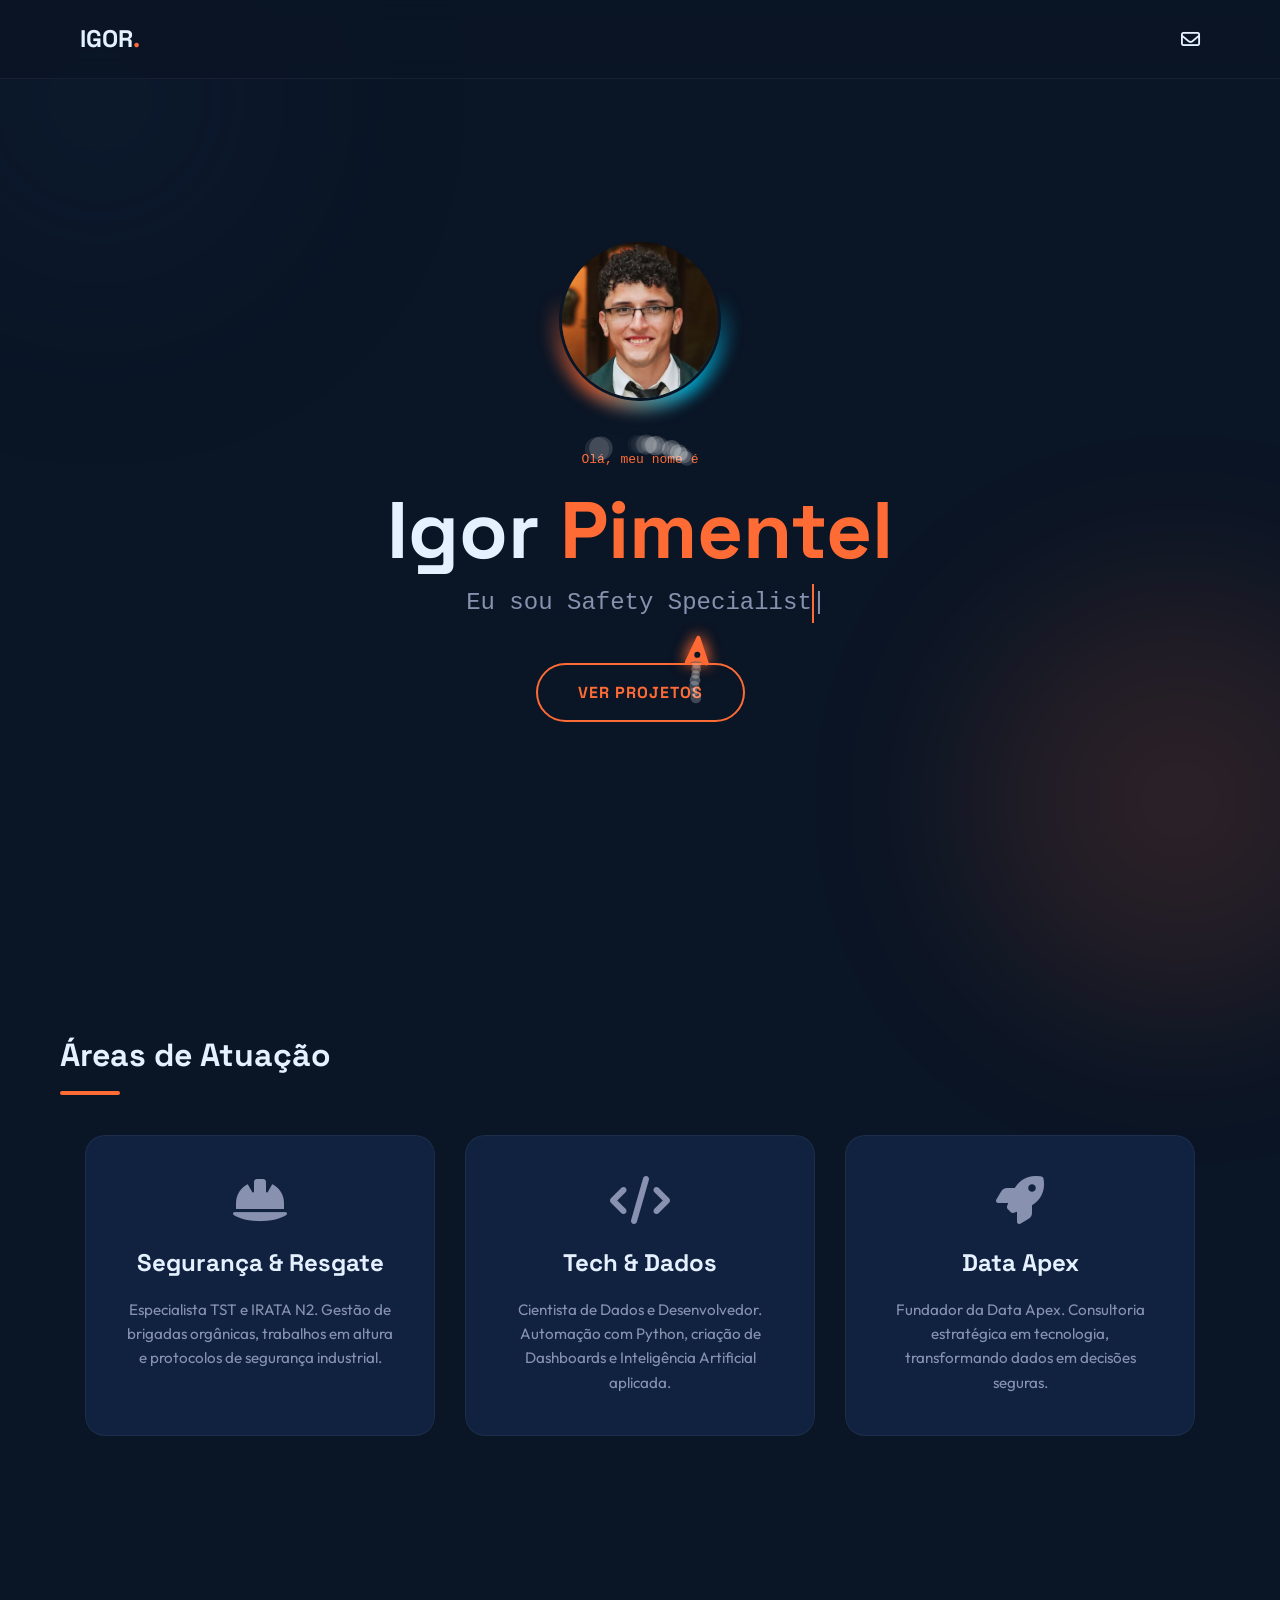
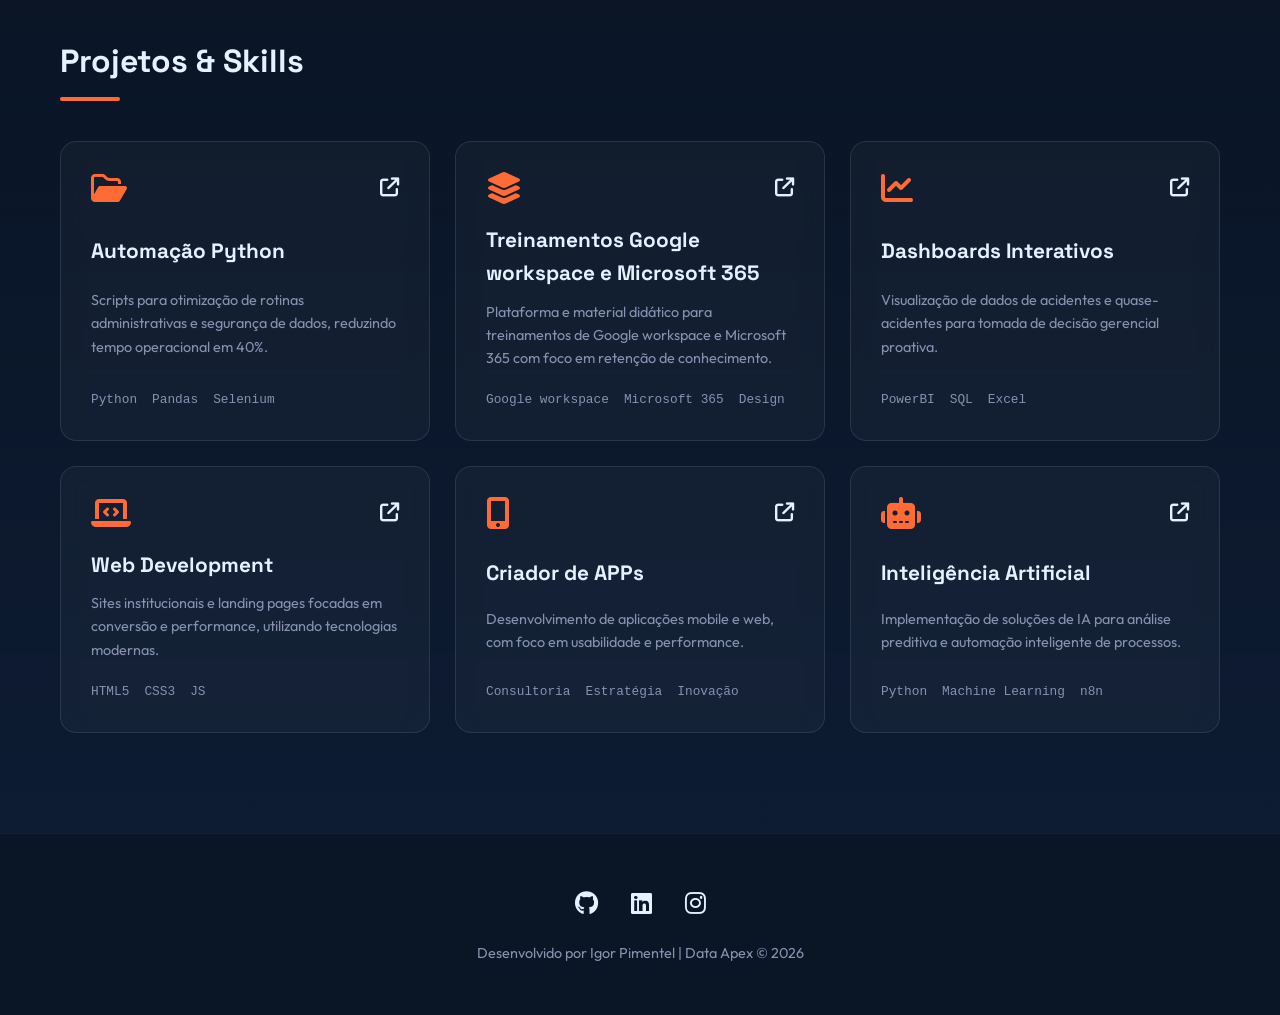
<file: index.html>
<!DOCTYPE html>
<html lang="pt-br">

<head>
    <meta charset="UTF-8">
    <meta name="viewport" content="width=device-width, initial-scale=1.0">
    <title>Igor Pimentel | Portfólio</title>
    <link rel="preconnect" href="https://fonts.googleapis.com">
    <link rel="preconnect" href="https://fonts.gstatic.com" crossorigin>
    <link
        href="https://fonts.googleapis.com/css2?family=Outfit:wght@300;400;700&family=Space+Grotesk:wght@400;600;700&display=swap"
        rel="stylesheet">
    <link rel="stylesheet" href="https://cdnjs.cloudflare.com/ajax/libs/font-awesome/6.4.0/css/all.min.css">
    <link rel="icon" href="./IMAGE/logo_transparente1.png?v=2" type="image/png">

    <link href="./style.css" rel="stylesheet">
</head>

<body>

    <nav>
        <div class="container" style="display: flex; justify-content: space-between; align-items: center; width: 100%;">
            <div class="logo">IGOR<span>.</span></div>
            <div style="padding-right: 20px;">
                <a href="mailto:dataapex25@gmail.com"
                    style="color: var(--text-main); text-decoration: none; font-size: 1.2rem;"><i
                        class="fa-regular fa-envelope"></i></a>
            </div>
        </div>
    </nav>

    <header class="hero">
        <div class="container hero-content">

            <div class="profile-container reveal active">
                <div class="profile-ring"></div>
                <img src="./IMAGE/IGOR.jpg" alt="Igor Pimentel" class="profile-img">
            </div>

            <p style="color: var(--accent-orange); font-family: monospace; margin-bottom: 15px;">Olá, meu nome é</p>
            <h1>Igor <span class="highlight">Pimentel</span></h1>
            <div class="typewriter">
                Eu sou <span id="typewriter-text"></span><span class="cursor">|</span>
            </div>
            <a href="#projetos" class="cta-btn">VER PROJETOS</a>
        </div>
    </header>

    <section class="worlds-section container" id="mundos">
        <h2 class="section-title reveal">Áreas de Atuação</h2>

        <div class="worlds-grid">
            <div class="world-card reveal">
                <i class="fa-solid fa-helmet-safety world-icon"></i>
                <h3>Segurança & Resgate</h3>
                <p>Especialista TST e IRATA N2. Gestão de brigadas orgânicas, trabalhos em altura e protocolos de
                    segurança industrial.</p>
            </div>

            <div class="world-card reveal" style="transition-delay: 100ms;">
                <i class="fa-solid fa-code world-icon"></i>
                <h3>Tech & Dados</h3>
                <p>Cientista de Dados e Desenvolvedor. Automação com Python, criação de Dashboards e Inteligência
                    Artificial aplicada.</p>
            </div>

            <div class="world-card reveal" style="transition-delay: 200ms;">
                <i class="fa-solid fa-rocket world-icon"></i>
                <h3>Data Apex</h3>
                <p>Fundador da Data Apex. Consultoria estratégica em tecnologia, transformando dados em decisões
                    seguras.</p>
            </div>
        </div>
    </section>

    <section class="projects-section" id="projetos">
        <div class="container">
            <h2 class="section-title reveal">Projetos & Skills</h2>

            <div class="projects-grid">

                <div class="project-card reveal">
                    <div class="card-header">
                        <i class="fa-regular fa-folder-open folder-icon"></i>
                        <a href="#" class="external-link"><i class="fa-solid fa-arrow-up-right-from-square"></i></a>
                    </div>
                    <h4>Automação Python</h4>
                    <p>Scripts para otimização de rotinas administrativas e segurança de dados, reduzindo tempo
                        operacional em 40%.</p>
                    <div class="tech-stack">
                        <span>Python</span>
                        <span>Pandas</span>
                        <span>Selenium</span>
                    </div>
                </div>

                <div class="project-card reveal" style="transition-delay: 100ms;">
                    <div class="card-header">
                        <i class="fa-solid fa-layer-group folder-icon"></i>
                        <a href="treinamentos/index.html" class="external-link"><i
                                class="fa-solid fa-arrow-up-right-from-square"></i></a>
                    </div>
                    <h4>Treinamentos Google workspace e Microsoft 365</h4>
                    <p>Plataforma e material didático para treinamentos de Google workspace e Microsoft 365 com foco em
                        retenção
                        de conhecimento.</p>
                    <div class="tech-stack">
                        <span>Google workspace</span>
                        <span>Microsoft 365</span>
                        <span>Design</span>
                    </div>
                </div>

                <div class="project-card reveal" style="transition-delay: 200ms;">
                    <div class="card-header">
                        <i class="fa-solid fa-chart-line folder-icon"></i>
                        <a href="./dashboard_interativos/index.html" class="external-link"><i
                                class="fa-solid fa-arrow-up-right-from-square"></i></a>
                    </div>
                    <h4>Dashboards Interativos</h4>
                    <p>Visualização de dados de acidentes e quase-acidentes para tomada de decisão gerencial
                        proativa.
                    </p>
                    <div class="tech-stack">
                        <span>PowerBI</span>
                        <span>SQL</span>
                        <span>Excel</span>
                    </div>
                </div>

                <div class="project-card reveal">
                    <div class="card-header">
                        <i class="fa-solid fa-laptop-code folder-icon"></i>
                        <a href="./projeto_web/" class="external-link"><i
                                class="fa-solid fa-arrow-up-right-from-square"></i></a>
                    </div>
                    <h4>Web Development</h4>
                    <p>Sites institucionais e landing pages focadas em conversão e performance, utilizando tecnologias
                        modernas.</p>
                    <div class="tech-stack">
                        <span>HTML5</span>
                        <span>CSS3</span>
                        <span>JS</span>
                    </div>
                </div>

                <div class="project-card reveal" style="transition-delay: 100ms;">
                    <div class="card-header">
                        <i class="fa-solid fa-mobile-screen-button folder-icon"></i>
                        <a href="./projeto_apps/" class="external-link"><i
                                class="fa-solid fa-arrow-up-right-from-square"></i></a>
                    </div>
                    <h4>Criador de APPs</h4>
                    <p>Desenvolvimento de aplicações mobile e web, com foco em usabilidade e performance.</p>
                    <div class="tech-stack">
                        <span>Consultoria</span>
                        <span>Estratégia</span>
                        <span>Inovação</span>
                    </div>
                </div>

                <div class="project-card reveal" style="transition-delay: 200ms;">
                    <div class="card-header">
                        <i class="fa-solid fa-robot folder-icon"></i>
                        <a href="./projeto_ia/" class="external-link"><i
                                class="fa-solid fa-arrow-up-right-from-square"></i></a>
                    </div>
                    <h4>Inteligência Artificial</h4>
                    <p>Implementação de soluções de IA para análise preditiva e automação inteligente de processos.</p>
                    <div class="tech-stack">
                        <span>Python</span>
                        <span>Machine Learning</span>
                        <span>n8n</span>
                    </div>
                </div>

            </div>
        </div>
    </section>

    <footer>
        <div class="container">
            <div class="social-links">
                <a href="https://github.com/FreshMeatOFC"><i class="fa-brands fa-github"></i></a>
                <a href="https://www.linkedin.com/in/igor-pimentel-856992246"><i class="fa-brands fa-linkedin"></i></a>
                <a href="#"><i class="fa-brands fa-instagram"></i></a>
            </div>
            <p>Desenvolvido por Igor Pimentel | Data Apex &copy; 2026</p>
        </div>
    </footer>

    <canvas id="canvas-plane"></canvas>

    <style>
        /* Estilo para garantir que o canvas fique sobre o fundo, mas não bloqueie cliques */
        #canvas-plane {
            position: fixed;
            top: 0;
            left: 0;
            width: 100%;
            height: 100%;
            z-index: 50;
            /* Fica acima do fundo, mas abaixo do menu (que é z-index 100) */
            pointer-events: none;
            /* ESSENCIAL: Permite clicar nos botões através do avião */
        }
    </style>

    <script>
        (function () {
            const canvas = document.getElementById('canvas-plane');
            const ctx = canvas.getContext('2d');

            let width, height;
            // Variáveis de Movimento
            let mouse = { x: window.innerWidth / 2, y: window.innerHeight / 2, lastMove: Date.now(), moving: false };
            let plane = { x: window.innerWidth / 2, y: window.innerHeight / 2, angle: 0, speed: 0.03 }; // Speed reduzido para mais "peso"
            let lastScrollY = window.scrollY; // Para calcular a física do scroll

            let particles = [];
            let orbitAngle = 0;

            // Configurações Visuais
            const TRAIL_COLOR = '255, 255, 255';
            const PLANE_COLOR = '#ff6b35';
            const ORBIT_RADIUS = 100;
            const ORBIT_SPEED = 0.02;

            // Ajustar tamanho do canvas
            function resize() {
                width = canvas.width = window.innerWidth;
                height = canvas.height = window.innerHeight;
            }
            window.addEventListener('resize', resize);
            resize();

            // Rastrear Mouse
            window.addEventListener('mousemove', (e) => {
                mouse.x = e.clientX;
                mouse.y = e.clientY;
                mouse.lastMove = Date.now();
                mouse.moving = true;
            });

            // Classe da Partícula (Fumaça)
            class Particle {
                constructor(x, y, angle) {
                    this.x = x;
                    this.y = y;
                    this.life = 1;
                    this.decay = Math.random() * 0.03 + 0.01;
                    this.size = Math.random() * 3 + 2;
                    // Joga a fumaça para trás
                    this.vx = Math.cos(angle + Math.PI) * 2;
                    this.vy = Math.sin(angle + Math.PI) * 2;
                }

                update() {
                    this.x += this.vx * 0.5;
                    this.y += this.vy * 0.5;
                    this.life -= this.decay;
                    this.size += 0.2;
                }

                draw() {
                    ctx.beginPath();
                    ctx.arc(this.x, this.y, this.size, 0, Math.PI * 2);
                    ctx.fillStyle = `rgba(${TRAIL_COLOR}, ${this.life * 0.3})`;
                    ctx.fill();
                }
            }

            // Desenhar o Avião
            function drawPlane(x, y, angle) {
                ctx.save();
                ctx.translate(x, y);
                ctx.rotate(angle);

                ctx.beginPath();
                ctx.moveTo(15, 0);
                ctx.lineTo(-10, 10);
                ctx.lineTo(-5, 0);
                ctx.lineTo(-10, -10);
                ctx.closePath();

                ctx.fillStyle = PLANE_COLOR;
                ctx.shadowBlur = 15;
                ctx.shadowColor = PLANE_COLOR;
                ctx.lineJoin = "round";
                ctx.lineWidth = 4;
                ctx.strokeStyle = PLANE_COLOR;
                ctx.stroke();
                ctx.fill();

                // Cockpit
                ctx.beginPath();
                ctx.fillStyle = "#0a1525";
                ctx.arc(-2, 0, 3, 0, Math.PI * 2);
                ctx.fill();

                ctx.restore();
            }

            // Loop de Animação Principal
            function animate() {
                ctx.clearRect(0, 0, width, height);

                // === FÍSICA DE SCROLL (A Mágica acontece aqui) ===
                const currentScrollY = window.scrollY;
                const scrollDelta = currentScrollY - lastScrollY;
                lastScrollY = currentScrollY;

                // Se rolamos a página, "empurramos" o avião na direção oposta
                // Isso cria a sensação de que ele ficou preso no espaço da página
                plane.y -= scrollDelta;
                // ==================================================

                // 1. Lógica do Alvo
                let targetX, targetY;
                const timeSinceMove = Date.now() - mouse.lastMove;

                // Detecta se parou para orbitar
                if (timeSinceMove > 200 && Math.abs(scrollDelta) < 1) {
                    // Só orbita se o mouse parou E não estamos rolando a página loucamente
                    mouse.moving = false;
                    orbitAngle += ORBIT_SPEED;
                    targetX = mouse.x + Math.cos(orbitAngle) * ORBIT_RADIUS;
                    targetY = mouse.y + Math.sin(orbitAngle) * ORBIT_RADIUS;
                } else {
                    targetX = mouse.x;
                    targetY = mouse.y;
                }

                // 2. Movimentação Suave (Lerp)
                const dx = targetX - plane.x;
                const dy = targetY - plane.y;

                plane.x += dx * plane.speed;
                plane.y += dy * plane.speed;

                // 3. Rotação
                const angle = Math.atan2(dy, dx);
                plane.angle = angle;

                // 4. Gerar Fumaça
                // Solta fumaça se mover o mouse, se orbitar ou se rolar a página
                if (Math.abs(dx) > 1 || Math.abs(dy) > 1 || !mouse.moving || Math.abs(scrollDelta) > 0) {
                    particles.push(new Particle(plane.x, plane.y, plane.angle));
                }

                // 5. Atualizar Partículas
                for (let i = 0; i < particles.length; i++) {
                    particles[i].update();
                    particles[i].draw();
                    if (particles[i].life <= 0) {
                        particles.splice(i, 1);
                        i--;
                    }
                }

                drawPlane(plane.x, plane.y, plane.angle);
                requestAnimationFrame(animate);
            }

            animate();
        })();
    </script>

    <script>
        // === Typewriter Effect (Efeito de Digitação) ===
        const textElement = document.getElementById('typewriter-text');
        const phrases = [
            "Safety Specialist.",
            "Data Scientist.",
            "Web Developer.",
            "Resgatista IRATA.",
            "Fundador da Data Apex.",
            "Apaixonado por tecnologia e segurança."
        ];

        let phraseIndex = 0;
        let charIndex = 0;
        let isDeleting = false;
        let typeSpeed = 100;

        function type() {
            const currentPhrase = phrases[phraseIndex];

            if (isDeleting) {
                textElement.textContent = currentPhrase.substring(0, charIndex - 1);
                charIndex--;
                typeSpeed = 50; // Mais rápido ao apagar
            } else {
                textElement.textContent = currentPhrase.substring(0, charIndex + 1);
                charIndex++;
                typeSpeed = 100; // Normal ao digitar
            }

            if (!isDeleting && charIndex === currentPhrase.length) {
                isDeleting = true;
                typeSpeed = 2000; // Pausa no final da frase
            } else if (isDeleting && charIndex === 0) {
                isDeleting = false;
                phraseIndex = (phraseIndex + 1) % phrases.length;
                typeSpeed = 500; // Pausa antes de começar a próxima
            }

            setTimeout(type, typeSpeed);
        }

        // Iniciar Typewriter
        document.addEventListener('DOMContentLoaded', type);


        // === Scroll Reveal Animation (Aparecer ao rolar) ===
        const revealElements = document.querySelectorAll('.reveal');

        const revealCallback = (entries, observer) => {
            entries.forEach(entry => {
                if (entry.isIntersecting) {
                    entry.target.classList.add('active');
                    observer.unobserve(entry.target); // Para animar apenas uma vez
                }
            });
        };

        const revealOptions = {
            threshold: 0.15, // Aciona quando 15% do elemento estiver visível
            rootMargin: "0px 0px -50px 0px"
        };

        const revealObserver = new IntersectionObserver(revealCallback, revealOptions);

        revealElements.forEach(element => {
            revealObserver.observe(element);
        });

    </script>
</body>

</html>
</file>
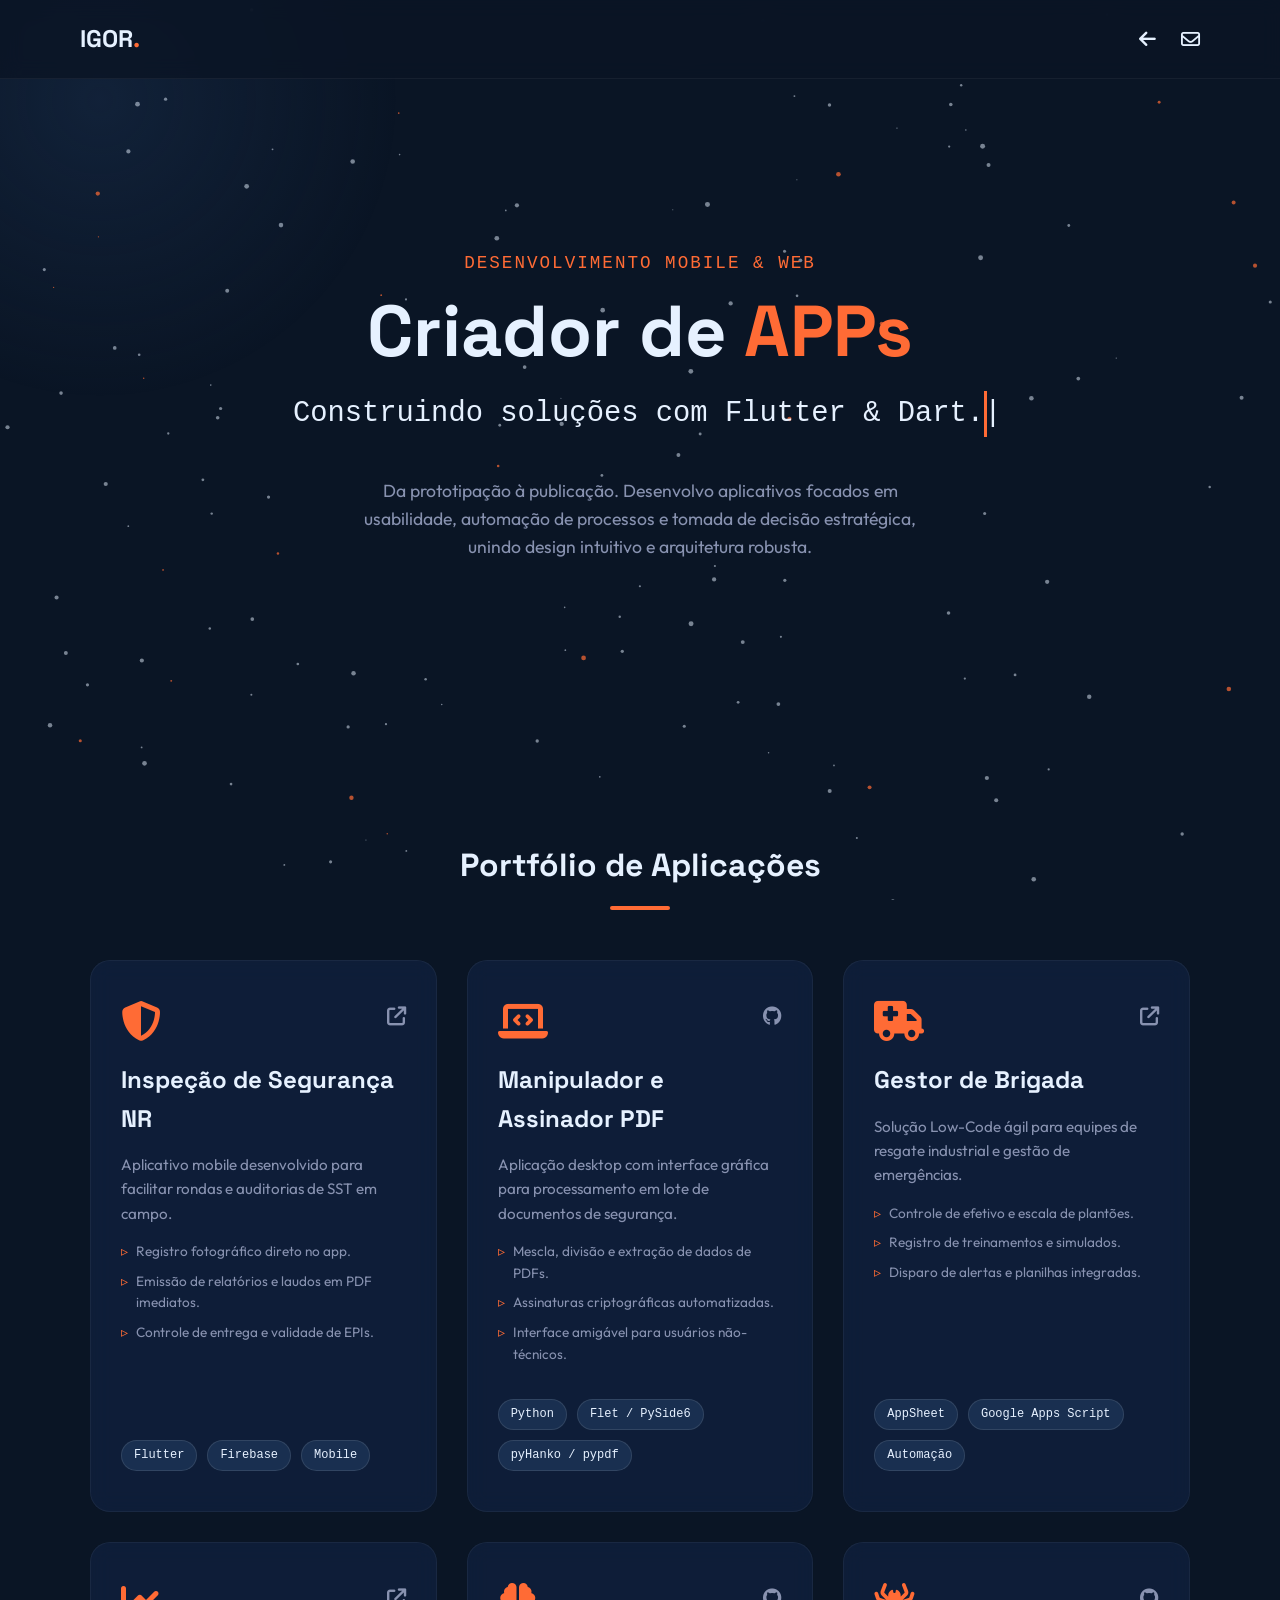
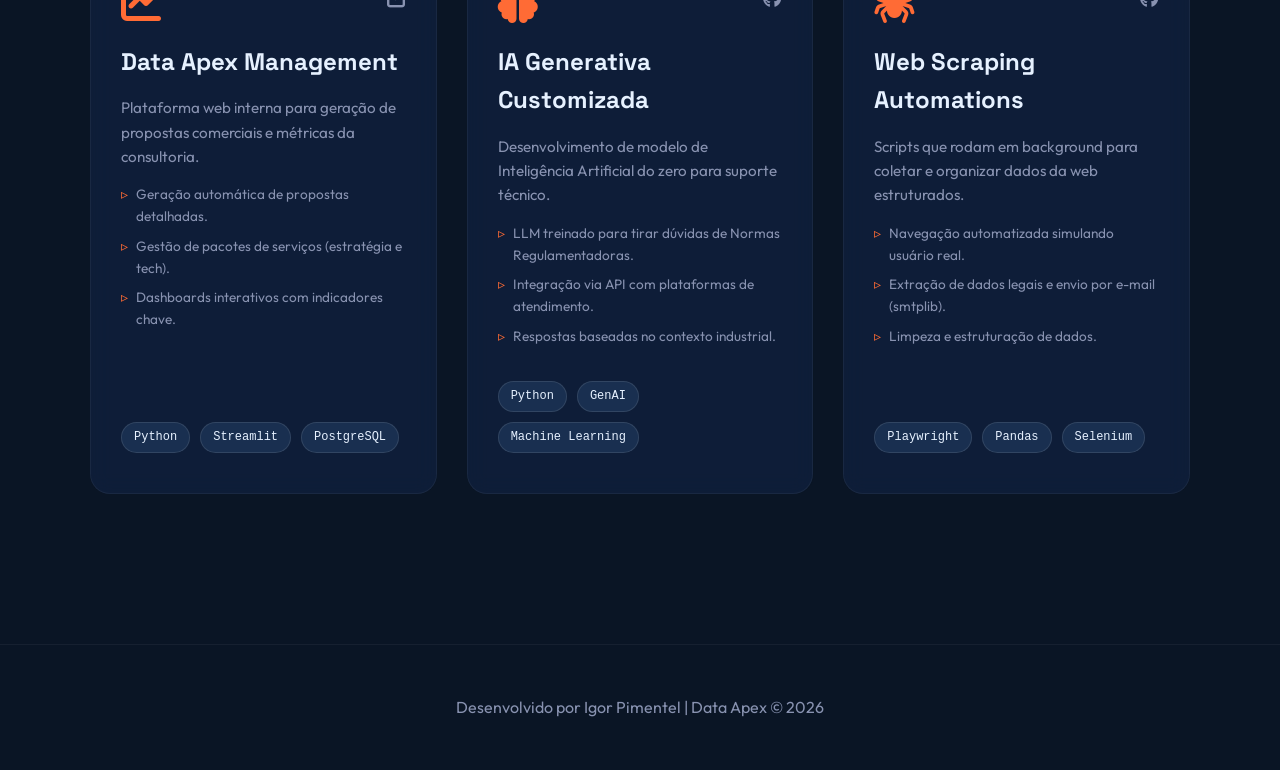
<file: projeto_apps/index.html>
<!DOCTYPE html>
<html lang="pt-br">

<head>
    <meta charset="UTF-8">
    <meta name="viewport" content="width=device-width, initial-scale=1.0">
    <title>Igor Pimentel | Criador de APPs</title>
    <link rel="preconnect" href="https://fonts.googleapis.com">
    <link rel="preconnect" href="https://fonts.gstatic.com" crossorigin>
    <link
        href="https://fonts.googleapis.com/css2?family=Outfit:wght@300;400;700&family=Space+Grotesk:wght@400;600;700&display=swap"
        rel="stylesheet">
    <link rel="stylesheet" href="https://cdnjs.cloudflare.com/ajax/libs/font-awesome/6.4.0/css/all.min.css">
    <link rel="icon" href="./IMAGE/logo_transparente1.png?v=2" type="image/png">

    <style>
        /* =========================================
           VARIAVEIS E RESET (DESIGN SYSTEM)
           ========================================= */
        :root {
            --bg-dark: #0a1525;
            --bg-card: #112240;
            --primary-blue: #1d3557;
            --accent-orange: #ff6b35;
            --accent-glow: rgba(255, 107, 53, 0.4);
            --text-main: #e6f1ff;
            --text-secondary: #8892b0;
            --font-display: 'Space Grotesk', sans-serif;
            --font-body: 'Outfit', sans-serif;
            --transition: all 0.3s cubic-bezier(0.645, 0.045, 0.355, 1);
        }

        * {
            margin: 0;
            padding: 0;
            box-sizing: border-box;
        }

        html {
            scroll-behavior: smooth;
        }

        body {
            background-color: var(--bg-dark);
            color: var(--text-main);
            font-family: var(--font-body);
            line-height: 1.6;
            overflow-x: hidden;
            position: relative;
        }

        body::before {
            content: '';
            position: fixed;
            top: -200px;
            left: -200px;
            width: 600px;
            height: 600px;
            background: radial-gradient(circle, rgba(29, 53, 87, 0.4) 0%, rgba(10, 21, 37, 0) 70%);
            z-index: -1;
            pointer-events: none;
        }

        .container {
            max-width: 1200px;
            margin: 0 auto;
            padding: 0 20px;
        }

        .reveal {
            opacity: 0;
            transform: translateY(50px);
            transition: all 0.8s ease-out;
        }

        .reveal.active {
            opacity: 1;
            transform: translateY(0);
        }

        /* =========================================
           NAVBAR
           ========================================= */
        nav {
            display: flex;
            justify-content: space-between;
            align-items: center;
            padding: 20px 0;
            position: fixed;
            width: 100%;
            top: 0;
            z-index: 100;
            backdrop-filter: blur(10px);
            background: rgba(10, 21, 37, 0.8);
            border-bottom: 1px solid rgba(255, 255, 255, 0.05);
        }

        .logo {
            font-family: var(--font-display);
            font-weight: 700;
            font-size: 1.5rem;
            color: var(--text-main);
            padding-left: 20px;
            text-decoration: none;
        }

        .logo span {
            color: var(--accent-orange);
        }

        .nav-icons {
            padding-right: 20px;
            display: flex;
            gap: 25px;
            align-items: center;
        }

        .nav-icons a {
            color: var(--text-main);
            text-decoration: none;
            font-size: 1.2rem;
            transition: var(--transition);
        }

        .nav-icons a:hover {
            color: var(--accent-orange);
            transform: translateY(-2px);
        }

        /* =========================================
           HERO SECTION
           ========================================= */
        .hero {
            height: 80vh;
            display: flex;
            align-items: center;
            justify-content: center;
            text-align: center;
            position: relative;
            margin-top: 60px;
        }

        .hero-content h1 {
            font-family: var(--font-display);
            font-size: clamp(2.5rem, 6vw, 4.5rem);
            font-weight: 700;
            margin-bottom: 20px;
            line-height: 1.1;
        }

        .hero-content h1 .highlight {
            color: var(--accent-orange);
        }

        .hero-desc {
            max-width: 600px;
            margin: 0 auto 30px auto;
            color: var(--text-secondary);
            font-size: 1.1rem;
        }

        .typewriter {
            font-size: clamp(1.2rem, 3vw, 1.8rem);
            color: var(--text-main);
            margin-bottom: 40px;
            font-family: monospace;
            min-height: 1.6em;
        }

        .cursor {
            display: inline-block;
            width: 3px;
            background-color: var(--accent-orange);
            animation: blink 1s infinite;
        }

        @keyframes blink {
            50% {
                opacity: 0;
            }
        }

        /* =========================================
           PROJETOS DE APPs GRID
           ========================================= */
        .projects-section {
            padding: 60px 0 100px 0;
            position: relative;
            z-index: 2;
        }

        .section-title {
            font-family: var(--font-display);
            font-size: 2rem;
            margin-bottom: 50px;
            position: relative;
            display: inline-block;
            text-align: center;
            width: 100%;
        }

        .section-title::after {
            content: '';
            display: block;
            width: 60px;
            height: 4px;
            background: var(--accent-orange);
            margin: 15px auto 0 auto;
            border-radius: 2px;
        }

        .app-grid {
            display: grid;
            grid-template-columns: repeat(auto-fit, minmax(300px, 1fr));
            gap: 30px;
            padding: 0 50px;
            /* Padrão para telas grandes */
            justify-content: center;
            /* Garante que as colunas fiquem no meio */
        }

        @media (max-width: 768px) {
            .app-grid {
                padding: 0 20px;
                /* Menos padding lateral em mobile */
                gap: 20px;
            }
        }

        .app-card {
            background: rgba(17, 34, 64, 0.7);
            backdrop-filter: blur(10px);
            border: 1px solid rgba(255, 255, 255, 0.05);
            border-radius: 20px;
            padding: 40px 30px;
            transition: var(--transition);
            display: flex;
            flex-direction: column;
            position: relative;
            overflow: hidden;
        }

        .app-card::before {
            content: '';
            position: absolute;
            top: 0;
            left: 0;
            width: 100%;
            height: 4px;
            background: var(--accent-orange);
            transform: scaleX(0);
            transform-origin: left;
            transition: transform 0.4s ease;
        }

        .app-card:hover {
            transform: translateY(-10px);
            box-shadow: 0 20px 40px rgba(0, 0, 0, 0.3);
            border-color: rgba(255, 107, 53, 0.3);
        }

        .app-card:hover::before {
            transform: scaleX(1);
        }

        .app-header {
            display: flex;
            justify-content: space-between;
            align-items: flex-start;
            margin-bottom: 20px;
        }

        .app-icon {
            font-size: 2.5rem;
            color: var(--accent-orange);
        }

        .app-links a {
            color: var(--text-secondary);
            font-size: 1.2rem;
            margin-left: 10px;
            transition: var(--transition);
        }

        .app-links a:hover {
            color: var(--text-main);
        }

        .app-card h3 {
            font-family: var(--font-display);
            font-size: 1.5rem;
            margin-bottom: 15px;
            color: var(--text-main);
        }

        .app-card p {
            color: var(--text-secondary);
            font-size: 0.95rem;
            margin-bottom: 15px;
        }

        .app-features {
            list-style: none;
            margin-bottom: 25px;
            flex-grow: 1;
        }

        .app-features li {
            color: var(--text-secondary);
            font-size: 0.85rem;
            margin-bottom: 8px;
            position: relative;
            padding-left: 15px;
        }

        .app-features li::before {
            content: '▹';
            position: absolute;
            left: 0;
            color: var(--accent-orange);
        }

        .tech-stack {
            display: flex;
            flex-wrap: wrap;
            gap: 10px;
            margin-top: auto;
        }

        .tech-tag {
            background: rgba(29, 53, 87, 0.8);
            color: var(--text-main);
            padding: 5px 12px;
            border-radius: 20px;
            font-size: 0.75rem;
            font-family: monospace;
            border: 1px solid rgba(255, 255, 255, 0.1);
        }

        /* Responsividade */
        @media (max-width: 768px) {
            .hero {
                height: 70vh;
            }
        }
    </style>
</head>

<body>
    <canvas id="star-system"></canvas>
    <style>
        #star-system {
            position: fixed;
            top: 0;
            left: 0;
            width: 100%;
            height: 100%;
            z-index: 0;
            pointer-events: none;
            /* Deixa os cliques passarem pros botões */
        }
    </style>

    <nav>
        <div class="container" style="display: flex; justify-content: space-between; align-items: center; width: 100%;">
            <a href="../index.html" class="logo">IGOR<span>.</span></a>
            <div class="nav-icons">
                <a href="../index.html" title="Voltar"><i class="fa-solid fa-arrow-left"></i></a>
                <a href="mailto:dataapex25@gmail.com" title="Contato"><i class="fa-regular fa-envelope"></i></a>
            </div>
        </div>
    </nav>

    <header class="hero">
        <div class="container hero-content">
            <p
                style="color: var(--accent-orange); font-family: monospace; margin-bottom: 15px; font-size: 1.1rem; letter-spacing: 2px;">
                DESENVOLVIMENTO MOBILE & WEB</p>
            <h1>Criador de <span class="highlight">APPs</span></h1>

            <div class="typewriter reveal active">
                Construindo soluções com <span id="typewriter-text"></span><span class="cursor">|</span>
            </div>

            <p class="hero-desc reveal active" style="transition-delay: 200ms;">
                Da prototipação à publicação. Desenvolvo aplicativos focados em usabilidade, automação de processos e
                tomada de decisão estratégica, unindo design intuitivo e arquitetura robusta.
            </p>
        </div>
    </header>

    <section class="projects-section container">
        <h2 class="section-title reveal">Portfólio de Aplicações</h2>

        <div class="app-grid">
            <div class="app-card reveal">
                <div class="app-header">
                    <i class="fa-solid fa-shield-halved app-icon"></i>
                    <div class="app-links"><a href="#"><i class="fa-solid fa-arrow-up-right-from-square"></i></a></div>
                </div>
                <h3>Inspeção de Segurança NR</h3>
                <p>Aplicativo mobile desenvolvido para facilitar rondas e auditorias de SST em campo.</p>
                <ul class="app-features">
                    <li>Registro fotográfico direto no app.</li>
                    <li>Emissão de relatórios e laudos em PDF imediatos.</li>
                    <li>Controle de entrega e validade de EPIs.</li>
                </ul>
                <div class="tech-stack">
                    <span class="tech-tag">Flutter</span>
                    <span class="tech-tag">Firebase</span>
                    <span class="tech-tag">Mobile</span>
                </div>
            </div>

            <div class="app-card reveal" style="transition-delay: 100ms;">
                <div class="app-header">
                    <i class="fa-solid fa-laptop-code app-icon"></i>
                    <div class="app-links"><a href="#"><i class="fa-brands fa-github"></i></a></div>
                </div>
                <h3>Manipulador e Assinador PDF</h3>
                <p>Aplicação desktop com interface gráfica para processamento em lote de documentos de segurança.</p>
                <ul class="app-features">
                    <li>Mescla, divisão e extração de dados de PDFs.</li>
                    <li>Assinaturas criptográficas automatizadas.</li>
                    <li>Interface amigável para usuários não-técnicos.</li>
                </ul>
                <div class="tech-stack">
                    <span class="tech-tag">Python</span>
                    <span class="tech-tag">Flet / PySide6</span>
                    <span class="tech-tag">pyHanko / pypdf</span>
                </div>
            </div>

            <div class="app-card reveal" style="transition-delay: 200ms;">
                <div class="app-header">
                    <i class="fa-solid fa-truck-medical app-icon"></i>
                    <div class="app-links"><a href="#"><i class="fa-solid fa-arrow-up-right-from-square"></i></a></div>
                </div>
                <h3>Gestor de Brigada</h3>
                <p>Solução Low-Code ágil para equipes de resgate industrial e gestão de emergências.</p>
                <ul class="app-features">
                    <li>Controle de efetivo e escala de plantões.</li>
                    <li>Registro de treinamentos e simulados.</li>
                    <li>Disparo de alertas e planilhas integradas.</li>
                </ul>
                <div class="tech-stack">
                    <span class="tech-tag">AppSheet</span>
                    <span class="tech-tag">Google Apps Script</span>
                    <span class="tech-tag">Automação</span>
                </div>
            </div>

            <div class="app-card reveal">
                <div class="app-header">
                    <i class="fa-solid fa-chart-line app-icon"></i>
                    <div class="app-links"><a href="#"><i class="fa-solid fa-arrow-up-right-from-square"></i></a></div>
                </div>
                <h3>Data Apex Management</h3>
                <p>Plataforma web interna para geração de propostas comerciais e métricas da consultoria.</p>
                <ul class="app-features">
                    <li>Geração automática de propostas detalhadas.</li>
                    <li>Gestão de pacotes de serviços (estratégia e tech).</li>
                    <li>Dashboards interativos com indicadores chave.</li>
                </ul>
                <div class="tech-stack">
                    <span class="tech-tag">Python</span>
                    <span class="tech-tag">Streamlit</span>
                    <span class="tech-tag">PostgreSQL</span>
                </div>
            </div>

            <div class="app-card reveal" style="transition-delay: 100ms;">
                <div class="app-header">
                    <i class="fa-solid fa-brain app-icon"></i>
                    <div class="app-links"><a href="#"><i class="fa-brands fa-github"></i></a></div>
                </div>
                <h3>IA Generativa Customizada</h3>
                <p>Desenvolvimento de modelo de Inteligência Artificial do zero para suporte técnico.</p>
                <ul class="app-features">
                    <li>LLM treinado para tirar dúvidas de Normas Regulamentadoras.</li>
                    <li>Integração via API com plataformas de atendimento.</li>
                    <li>Respostas baseadas no contexto industrial.</li>
                </ul>
                <div class="tech-stack">
                    <span class="tech-tag">Python</span>
                    <span class="tech-tag">GenAI</span>
                    <span class="tech-tag">Machine Learning</span>
                </div>
            </div>

            <div class="app-card reveal" style="transition-delay: 200ms;">
                <div class="app-header">
                    <i class="fa-solid fa-spider app-icon"></i>
                    <div class="app-links"><a href="#"><i class="fa-brands fa-github"></i></a></div>
                </div>
                <h3>Web Scraping Automations</h3>
                <p>Scripts que rodam em background para coletar e organizar dados da web estruturados.</p>
                <ul class="app-features">
                    <li>Navegação automatizada simulando usuário real.</li>
                    <li>Extração de dados legais e envio por e-mail (smtplib).</li>
                    <li>Limpeza e estruturação de dados.</li>
                </ul>
                <div class="tech-stack">
                    <span class="tech-tag">Playwright</span>
                    <span class="tech-tag">Pandas</span>
                    <span class="tech-tag">Selenium</span>
                </div>
            </div>
        </div>
    </section>

    <footer
        style="text-align: center; padding: 50px 0; border-top: 1px solid rgba(255, 255, 255, 0.05); color: var(--text-secondary); margin-top: 50px; position: relative; z-index: 2;">
        <p>Desenvolvido por Igor Pimentel | Data Apex &copy; 2026</p>
    </footer>

    <script>
        // === CANVAS: Sistema de Estrelas com Interação e Ondulação ===
        (function () {
            const canvas = document.getElementById('star-system');
            const ctx = canvas.getContext('2d');

            let width, height;
            let stars = [];
            const numStars = 150;

            let mouse = {
                x: undefined,
                y: undefined,
                radius: 180
            };

            function resize() {
                width = canvas.width = window.innerWidth;
                height = canvas.height = window.innerHeight;
            }
            window.addEventListener('resize', resize);
            resize();

            window.addEventListener('mousemove', (e) => {
                mouse.x = e.clientX;
                mouse.y = e.clientY;
            });
            window.addEventListener('mouseout', () => {
                mouse.x = undefined;
                mouse.y = undefined;
            });

            class Star {
                constructor() {
                    this.baseX = Math.random() * width;
                    this.baseY = Math.random() * height;
                    this.x = this.baseX;
                    this.y = this.baseY;
                    this.size = Math.random() * 2 + 0.5;

                    this.density = (Math.random() * 30) + 1;

                    this.angle = Math.random() * Math.PI * 2;
                    this.waveSpeed = Math.random() * 0.02 + 0.005;
                    this.waveAmplitude = Math.random() * 15 + 5;

                    this.color = Math.random() > 0.8 ? 'rgba(255, 107, 53, 0.7)' : 'rgba(230, 241, 255, 0.5)';
                }

                draw() {
                    ctx.beginPath();
                    ctx.arc(this.x, this.y, this.size, 0, Math.PI * 2);
                    ctx.fillStyle = this.color;
                    ctx.fill();
                }

                update() {
                    this.angle += this.waveSpeed;
                    let targetX = this.baseX + Math.cos(this.angle) * (this.waveAmplitude / 2);
                    let targetY = this.baseY + Math.sin(this.angle) * this.waveAmplitude;

                    if (mouse.x != undefined && mouse.y != undefined) {
                        let dx = mouse.x - this.x;
                        let dy = mouse.y - this.y;
                        let distance = Math.sqrt(dx * dx + dy * dy);

                        let forceDirectionX = dx / distance;
                        let forceDirectionY = dy / distance;

                        let force = (mouse.radius - distance) / mouse.radius;

                        if (distance < mouse.radius) {
                            this.x -= forceDirectionX * force * this.density;
                            this.y -= forceDirectionY * force * this.density;
                        } else {
                            this.x -= (this.x - targetX) * 0.05;
                            this.y -= (this.y - targetY) * 0.05;
                        }
                    } else {
                        this.x -= (this.x - targetX) * 0.05;
                        this.y -= (this.y - targetY) * 0.05;
                    }

                    this.draw();
                }
            }

            function init() {
                stars = [];
                for (let i = 0; i < numStars; i++) {
                    stars.push(new Star());
                }
            }

            function animate() {
                ctx.clearRect(0, 0, width, height);
                for (let i = 0; i < stars.length; i++) {
                    stars[i].update();
                }
                requestAnimationFrame(animate);
            }

            init();
            animate();
        })();

        // === Typewriter Effect ===
        const textElement = document.getElementById('typewriter-text');
        const phrases = [
            "Flutter & Dart.",
            "Python & Flet.",
            "Google Apps Script.",
            "AppSheet & Low-Code.",
            "foco em Performance."
        ];

        let phraseIndex = 0;
        let charIndex = 0;
        let isDeleting = false;
        let typeSpeed = 100;

        function type() {
            const currentPhrase = phrases[phraseIndex];

            if (isDeleting) {
                textElement.textContent = currentPhrase.substring(0, charIndex - 1);
                charIndex--;
                typeSpeed = 40;
            } else {
                textElement.textContent = currentPhrase.substring(0, charIndex + 1);
                charIndex++;
                typeSpeed = 80;
            }

            if (!isDeleting && charIndex === currentPhrase.length) {
                isDeleting = true;
                typeSpeed = 2000;
            } else if (isDeleting && charIndex === 0) {
                isDeleting = false;
                phraseIndex = (phraseIndex + 1) % phrases.length;
                typeSpeed = 500;
            }

            setTimeout(type, typeSpeed);
        }
        document.addEventListener('DOMContentLoaded', type);

        // === Scroll Reveal Animation ===
        const revealElements = document.querySelectorAll('.reveal');
        const revealObserver = new IntersectionObserver((entries, observer) => {
            entries.forEach(entry => {
                if (entry.isIntersecting) {
                    entry.target.classList.add('active');
                    observer.unobserve(entry.target);
                }
            });
        }, { threshold: 0.15, rootMargin: "0px 0px -50px 0px" });

        revealElements.forEach(element => revealObserver.observe(element));
    </script>
</body>

</html>
</file>
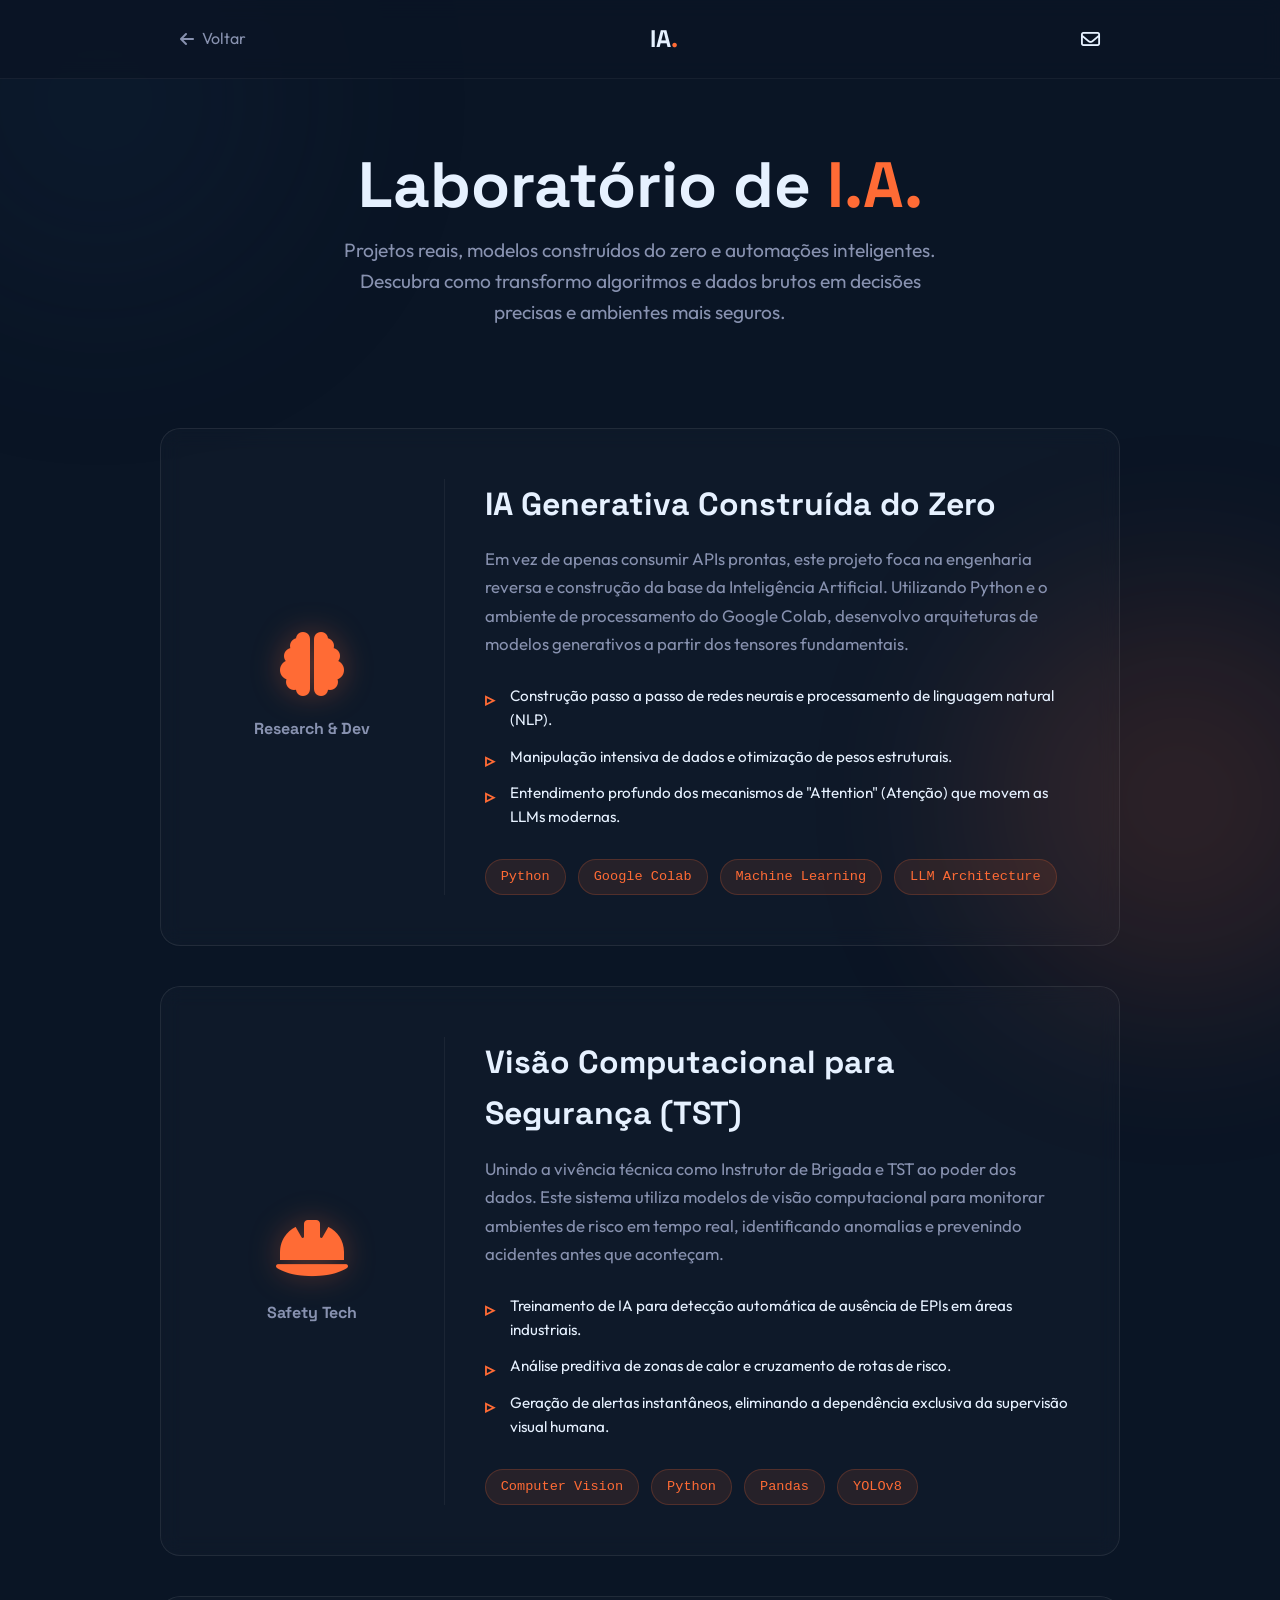
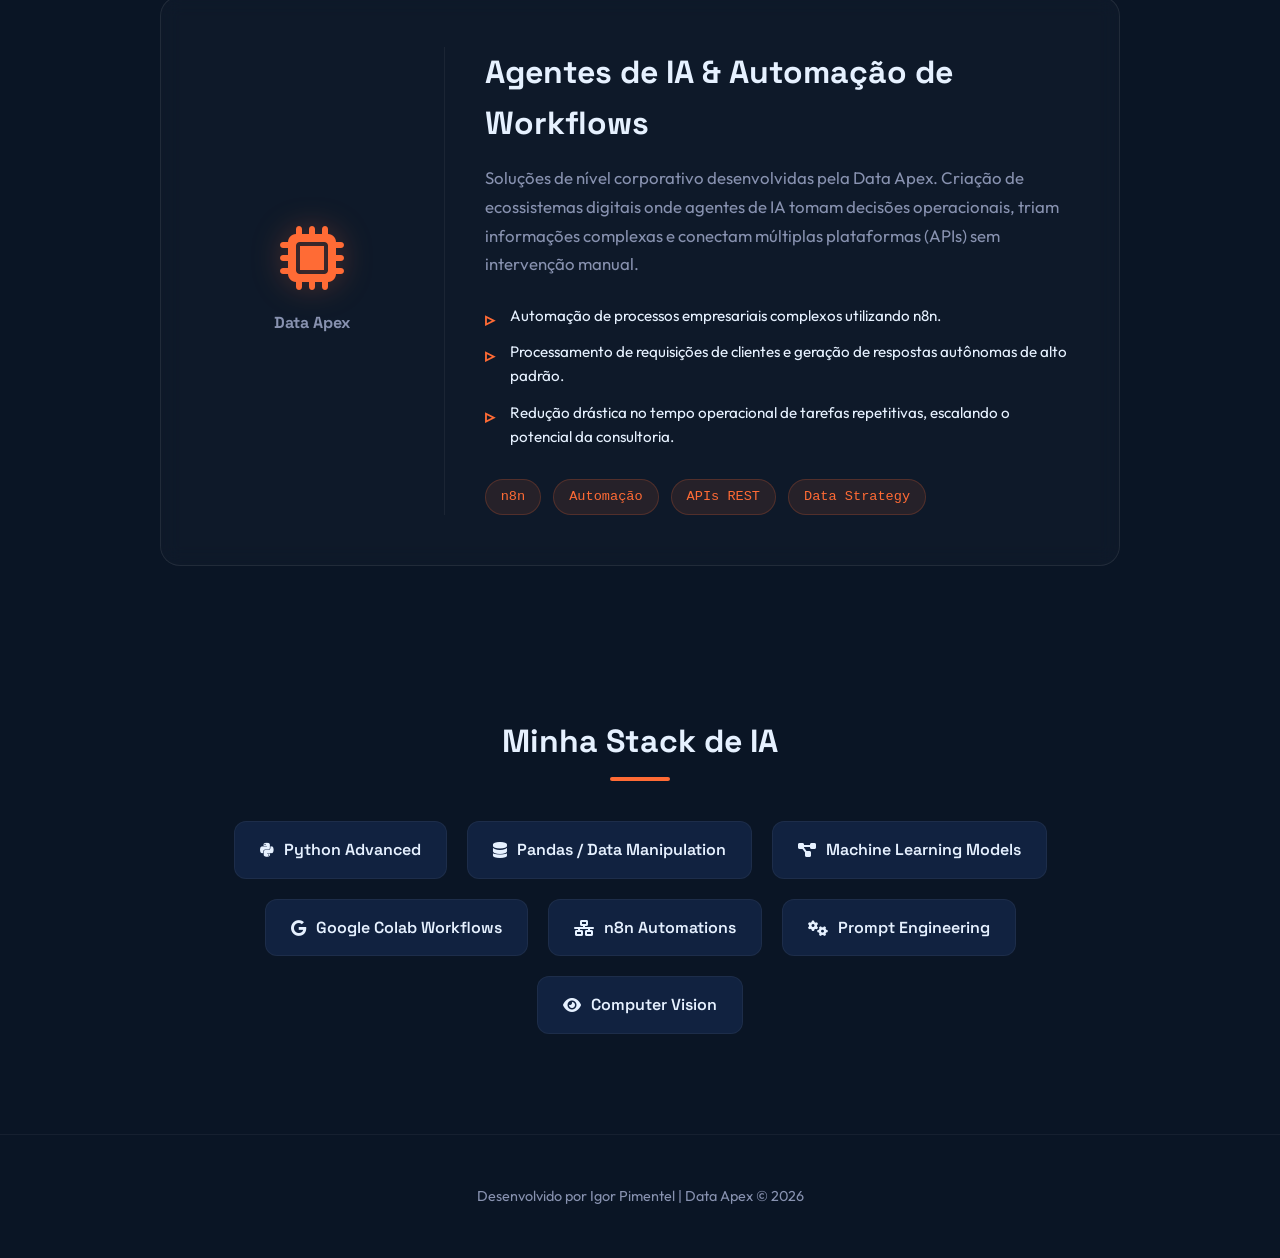
<file: projeto_ia/index.html>
<!DOCTYPE html>
<html lang="pt-br">

<head>
    <meta charset="UTF-8">
    <meta name="viewport" content="width=device-width, initial-scale=1.0">
    <title>Inteligência Artificial | Igor Pimentel</title>
    <link rel="preconnect" href="https://fonts.googleapis.com">
    <link rel="preconnect" href="https://fonts.gstatic.com" crossorigin>
    <link
        href="https://fonts.googleapis.com/css2?family=Outfit:wght@300;400;700&family=Space+Grotesk:wght@400;600;700&display=swap"
        rel="stylesheet">
    <link rel="stylesheet" href="https://cdnjs.cloudflare.com/ajax/libs/font-awesome/6.4.0/css/all.min.css">
    <link rel="icon" href="./IMAGE/logo_transparente1.png?v=2" type="image/png">


    <style>
        /* =========================================
           VARIAVEIS E RESET (DESIGN SYSTEM)
           ========================================= */
        :root {
            --bg-dark: #0a1525;
            --bg-card: #112240;
            --primary-blue: #1d3557;
            --accent-orange: #ff6b35;
            --accent-glow: rgba(255, 107, 53, 0.4);
            --text-main: #e6f1ff;
            --text-secondary: #8892b0;
            --font-display: 'Space Grotesk', sans-serif;
            --font-body: 'Outfit', sans-serif;
            --transition: all 0.3s cubic-bezier(0.645, 0.045, 0.355, 1);
        }

        * {
            margin: 0;
            padding: 0;
            box-sizing: border-box;
        }

        html {
            scroll-behavior: smooth;
        }

        body {
            background-color: var(--bg-dark);
            color: var(--text-main);
            font-family: var(--font-body);
            line-height: 1.6;
            overflow-x: hidden;
            position: relative;
        }

        /* Elementos de fundo decorativos */
        body::before,
        body::after {
            content: '';
            position: fixed;
            width: 400px;
            height: 400px;
            border-radius: 50%;
            filter: blur(100px);
            z-index: -1;
            opacity: 0.15;
            animation: floatBackground 20s infinite alternate;
        }

        body::before {
            background: var(--primary-blue);
            top: -100px;
            left: -100px;
        }

        body::after {
            background: var(--accent-orange);
            bottom: -100px;
            right: -100px;
            animation-delay: -10s;
        }

        @keyframes floatBackground {
            0% {
                transform: translate(0, 0);
            }

            100% {
                transform: translate(50px, 50px);
            }
        }

        .container {
            max-width: 1000px;
            margin: 0 auto;
            padding: 0 20px;
        }

        /* Classes de Animação de Scroll */
        .reveal {
            opacity: 0;
            transform: translateY(40px);
            transition: all 0.8s ease-out;
        }

        .reveal.active {
            opacity: 1;
            transform: translateY(0);
        }

        /* =========================================
           NAVBAR
           ========================================= */
        nav {
            display: flex;
            justify-content: space-between;
            align-items: center;
            padding: 20px 0;
            position: fixed;
            width: 100%;
            top: 0;
            z-index: 100;
            backdrop-filter: blur(10px);
            background: rgba(10, 21, 37, 0.8);
            border-bottom: 1px solid rgba(255, 255, 255, 0.05);
        }

        .nav-links {
            display: flex;
            align-items: center;
            gap: 20px;
        }

        .back-btn {
            color: var(--text-secondary);
            text-decoration: none;
            font-size: 1rem;
            transition: var(--transition);
            display: flex;
            align-items: center;
            gap: 8px;
            padding-left: 20px;
        }

        .back-btn:hover {
            color: var(--accent-orange);
            transform: translateX(-5px);
        }

        .logo {
            font-family: var(--font-display);
            font-weight: 700;
            font-size: 1.5rem;
            color: var(--text-main);
        }

        .logo span {
            color: var(--accent-orange);
        }

        /* =========================================
           HEADER DA PÁGINA
           ========================================= */
        .page-header {
            padding: 150px 0 50px 0;
            text-align: center;
        }

        .page-header h1 {
            font-family: var(--font-display);
            font-size: clamp(2rem, 5vw, 4rem);
            font-weight: 700;
            margin-bottom: 15px;
            line-height: 1.1;
        }

        .page-header h1 .highlight {
            color: var(--accent-orange);
        }

        .page-header p {
            color: var(--text-secondary);
            font-size: 1.2rem;
            max-width: 700px;
            margin: 0 auto;
            padding: 0 50px;
        }

        /* =========================================
           PROJETOS DETALHADOS (Estilo Case Study)
           ========================================= */
        .projects-section {
            padding: 50px 0;
        }

        .detailed-card {
            background: rgba(255, 255, 255, 0.02);
            backdrop-filter: blur(10px);
            -webkit-backdrop-filter: blur(10px);
            border: 1px solid rgba(255, 255, 255, 0.08);
            border-radius: 20px;
            padding: 50px;
            margin-bottom: 40px;
            transition: var(--transition);
            display: grid;
            grid-template-columns: 1fr 2.5fr;
            gap: 40px;
            position: relative;
            overflow: hidden;
        }

        .detailed-card:hover {
            border-color: rgba(255, 107, 53, 0.5);
            box-shadow: 0 10px 40px rgba(0, 0, 0, 0.4);
            transform: translateY(-5px);
        }

        /* Efeito de brilho sutil no canto do card */
        .detailed-card::before {
            content: '';
            position: absolute;
            top: 0;
            left: 0;
            width: 150px;
            height: 150px;
            background: radial-gradient(circle, var(--accent-glow) 0%, transparent 70%);
            opacity: 0;
            transition: var(--transition);
        }

        .detailed-card:hover::before {
            opacity: 1;
        }

        .card-icon-area {
            display: flex;
            flex-direction: column;
            align-items: center;
            justify-content: center;
            text-align: center;
            border-right: 1px solid rgba(255, 255, 255, 0.05);
            padding-right: 30px;
        }

        .ai-icon {
            font-size: 4rem;
            margin-bottom: 20px;
            color: var(--accent-orange);
            filter: drop-shadow(0 0 15px rgba(255, 107, 53, 0.3));
        }

        .project-content h3 {
            font-family: var(--font-display);
            font-size: 2rem;
            margin-bottom: 15px;
            color: var(--text-main);
        }

        .project-description {
            font-size: 1.05rem;
            color: var(--text-secondary);
            margin-bottom: 25px;
            line-height: 1.7;
        }

        .feature-list {
            list-style: none;
            margin-bottom: 30px;
        }

        .feature-list li {
            position: relative;
            padding-left: 25px;
            margin-bottom: 12px;
            color: var(--text-main);
            font-size: 0.95rem;
        }

        .feature-list li::before {
            content: '▹';
            position: absolute;
            left: 0;
            color: var(--accent-orange);
            font-weight: bold;
            font-size: 1.2rem;
        }

        .tech-stack {
            display: flex;
            gap: 12px;
            font-size: 0.85rem;
            font-family: monospace;
            flex-wrap: wrap;
        }

        .tech-stack span {
            background: rgba(255, 107, 53, 0.1);
            color: var(--accent-orange);
            padding: 6px 15px;
            border-radius: 30px;
            border: 1px solid rgba(255, 107, 53, 0.2);
            transition: var(--transition);
        }

        .tech-stack span:hover {
            background: var(--accent-orange);
            color: var(--bg-dark);
        }

        /* =========================================
           SEÇÃO DE STACK / COMPETÊNCIAS
           ========================================= */
        .skills-section {
            padding: 60px 0 100px 0;
            text-align: center;
        }

        .section-title {
            font-family: var(--font-display);
            font-size: 2rem;
            margin-bottom: 40px;
            position: relative;
            display: inline-block;
        }

        .section-title::after {
            content: '';
            display: block;
            width: 60px;
            height: 4px;
            background: var(--accent-orange);
            margin: 10px auto 0;
            border-radius: 2px;
        }

        .skills-grid {
            display: flex;
            justify-content: center;
            gap: 20px;
            flex-wrap: wrap;
        }

        .skill-badge {
            background: var(--bg-card);
            padding: 15px 25px;
            border-radius: 12px;
            border: 1px solid rgba(255, 255, 255, 0.05);
            font-family: var(--font-display);
            font-weight: 600;
            display: flex;
            align-items: center;
            gap: 10px;
            transition: var(--transition);
        }

        .skill-badge:hover {
            border-color: var(--accent-orange);
            transform: translateY(-3px);
            color: var(--accent-orange);
        }

        /* Responsividade */
        @media (max-width: 768px) {
            .detailed-card {
                grid-template-columns: 1fr;
                padding: 30px;
                gap: 20px;
            }

            .card-icon-area {
                border-right: none;
                border-bottom: 1px solid rgba(255, 255, 255, 0.05);
                padding-right: 0;
                padding-bottom: 20px;
            }
        }

        /* =========================================
           FOOTER & CANVAS
           ========================================= */
        footer {
            text-align: center;
            padding: 50px 0;
            border-top: 1px solid rgba(255, 255, 255, 0.05);
            font-size: 0.9rem;
            color: var(--text-secondary);
        }

        #click-canvas {
            position: fixed;
            top: 0;
            left: 0;
            width: 100%;
            height: 100%;
            z-index: 9999;
            pointer-events: none;
        }
    </style>
</head>

<body>

    <nav>
        <div class="container" style="display: flex; justify-content: space-between; align-items: center; width: 100%;">
            <div class="nav-links">
                <a href="../index.html" class="back-btn"><i class="fa-solid fa-arrow-left"></i> Voltar</a>
            </div>
            <div class="logo">IA<span>.</span></div>
            <div style="padding-right: 20px;">
                <a href="mailto:dataapex25@gmail.com"
                    style="color: var(--text-main); text-decoration: none; font-size: 1.2rem;"><i
                        class="fa-regular fa-envelope"></i></a>
            </div>
        </div>
    </nav>

    <header class="page-header container reveal active">
        <h1>Laboratório de <span class="highlight">I.A.</span></h1>
        <p>Projetos reais, modelos construídos do zero e automações inteligentes. Descubra como transformo algoritmos e
            dados brutos em decisões precisas e ambientes mais seguros.</p>
    </header>

    <section class="projects-section">
        <div class="container">

            <div class="detailed-card reveal">
                <div class="card-icon-area">
                    <i class="fa-solid fa-brain ai-icon"></i>
                    <h4 style="color: var(--text-secondary); font-family: var(--font-display);">Research & Dev</h4>
                </div>
                <div class="project-content">
                    <h3>IA Generativa Construída do Zero</h3>
                    <p class="project-description">
                        Em vez de apenas consumir APIs prontas, este projeto foca na engenharia reversa e construção da
                        base da Inteligência Artificial. Utilizando Python e o ambiente de processamento do Google
                        Colab, desenvolvo arquiteturas de modelos generativos a partir dos tensores fundamentais.
                    </p>
                    <ul class="feature-list">
                        <li>Construção passo a passo de redes neurais e processamento de linguagem natural (NLP).</li>
                        <li>Manipulação intensiva de dados e otimização de pesos estruturais.</li>
                        <li>Entendimento profundo dos mecanismos de "Attention" (Atenção) que movem as LLMs modernas.
                        </li>
                    </ul>
                    <div class="tech-stack">
                        <span>Python</span>
                        <span>Google Colab</span>
                        <span>Machine Learning</span>
                        <span>LLM Architecture</span>
                    </div>
                </div>
            </div>

            <div class="detailed-card reveal">
                <div class="card-icon-area">
                    <i class="fa-solid fa-helmet-safety ai-icon"></i>
                    <h4 style="color: var(--text-secondary); font-family: var(--font-display);">Safety Tech</h4>
                </div>
                <div class="project-content">
                    <h3>Visão Computacional para Segurança (TST)</h3>
                    <p class="project-description">
                        Unindo a vivência técnica como Instrutor de Brigada e TST ao poder dos dados. Este sistema
                        utiliza modelos de visão computacional para monitorar ambientes de risco em tempo real,
                        identificando anomalias e prevenindo acidentes antes que aconteçam.
                    </p>
                    <ul class="feature-list">
                        <li>Treinamento de IA para detecção automática de ausência de EPIs em áreas industriais.</li>
                        <li>Análise preditiva de zonas de calor e cruzamento de rotas de risco.</li>
                        <li>Geração de alertas instantâneos, eliminando a dependência exclusiva da supervisão visual
                            humana.</li>
                    </ul>
                    <div class="tech-stack">
                        <span>Computer Vision</span>
                        <span>Python</span>
                        <span>Pandas</span>
                        <span>YOLOv8</span>
                    </div>
                </div>
            </div>

            <div class="detailed-card reveal">
                <div class="card-icon-area">
                    <i class="fa-solid fa-microchip ai-icon"></i>
                    <h4 style="color: var(--text-secondary); font-family: var(--font-display);">Data Apex</h4>
                </div>
                <div class="project-content">
                    <h3>Agentes de IA & Automação de Workflows</h3>
                    <p class="project-description">
                        Soluções de nível corporativo desenvolvidas pela Data Apex. Criação de ecossistemas digitais
                        onde agentes de IA tomam decisões operacionais, triam informações complexas e conectam múltiplas
                        plataformas (APIs) sem intervenção manual.
                    </p>
                    <ul class="feature-list">
                        <li>Automação de processos empresariais complexos utilizando n8n.</li>
                        <li>Processamento de requisições de clientes e geração de respostas autônomas de alto padrão.
                        </li>
                        <li>Redução drástica no tempo operacional de tarefas repetitivas, escalando o potencial da
                            consultoria.</li>
                    </ul>
                    <div class="tech-stack">
                        <span>n8n</span>
                        <span>Automação</span>
                        <span>APIs REST</span>
                        <span>Data Strategy</span>
                    </div>
                </div>
            </div>

        </div>
    </section>

    <section class="skills-section reveal">
        <div class="container">
            <h2 class="section-title">Minha Stack de IA</h2>
            <div class="skills-grid">
                <div class="skill-badge"><i class="fa-brands fa-python"></i> Python Advanced</div>
                <div class="skill-badge"><i class="fa-solid fa-database"></i> Pandas / Data Manipulation</div>
                <div class="skill-badge"><i class="fa-solid fa-diagram-project"></i> Machine Learning Models</div>
                <div class="skill-badge"><i class="fa-brands fa-google"></i> Google Colab Workflows</div>
                <div class="skill-badge"><i class="fa-solid fa-network-wired"></i> n8n Automations</div>
                <div class="skill-badge"><i class="fa-solid fa-gears"></i> Prompt Engineering</div>
                <div class="skill-badge"><i class="fa-solid fa-eye"></i> Computer Vision</div>
            </div>
        </div>
    </section>

    <footer>
        <div class="container">
            <p>Desenvolvido por Igor Pimentel | Data Apex &copy; 2026</p>
        </div>
    </footer>

    <canvas id="click-canvas"></canvas>

    <script>
        // === Scroll Reveal Animation ===
        const revealElements = document.querySelectorAll('.reveal');
        const revealObserver = new IntersectionObserver((entries, observer) => {
            entries.forEach(entry => {
                if (entry.isIntersecting) {
                    entry.target.classList.add('active');
                    observer.unobserve(entry.target);
                }
            });
        }, { threshold: 0.15, rootMargin: "0px 0px -50px 0px" });

        revealElements.forEach(element => revealObserver.observe(element));

        // === Efeito de Shockwave e Faíscas no Clique ===
        const canvas = document.getElementById('click-canvas');
        const ctx = canvas.getContext('2d');
        let width, height;

        let particles = [];
        let shockwaves = [];

        function resize() {
            width = canvas.width = window.innerWidth;
            height = canvas.height = window.innerHeight;
        }
        window.addEventListener('resize', resize);
        resize();

        class Shockwave {
            constructor(x, y) {
                this.x = x; this.y = y; this.radius = 0;
                this.maxRadius = 100 + Math.random() * 50;
                this.opacity = 1; this.speed = 4 + Math.random() * 2;
                this.thickness = 5;
            }
            update() {
                this.radius += this.speed;
                this.opacity -= 0.02;
                this.thickness *= 0.95;
            }
            draw() {
                if (this.opacity <= 0) return;
                ctx.save(); ctx.beginPath();
                ctx.arc(this.x, this.y, this.radius, 0, Math.PI * 2);
                ctx.strokeStyle = `rgba(255, 107, 53, ${this.opacity})`;
                ctx.lineWidth = this.thickness;
                ctx.shadowBlur = 15; ctx.shadowColor = '#ff6b35';
                ctx.stroke(); ctx.restore();
            }
        }

        class Spark {
            constructor(x, y) {
                this.x = x; this.y = y;
                const angle = Math.random() * Math.PI * 2;
                const velocity = Math.random() * 8 + 3;
                this.vx = Math.cos(angle) * velocity;
                this.vy = Math.sin(angle) * velocity;
                this.size = Math.random() * 3 + 1;
                this.life = 1;
                this.decay = Math.random() * 0.02 + 0.01;
                const colors = ['#ff6b35', '#ff9e7d', '#ffffff'];
                this.color = colors[Math.floor(Math.random() * colors.length)];
            }
            update() {
                this.vx *= 0.92; this.vy *= 0.92; this.vy += 0.1;
                this.x += this.vx; this.y += this.vy;
                this.life -= this.decay; this.size *= 0.95;
            }
            draw() {
                if (this.life <= 0) return;
                ctx.save(); ctx.beginPath();
                ctx.arc(this.x, this.y, this.size, 0, Math.PI * 2);
                ctx.fillStyle = this.color; ctx.globalAlpha = this.life;
                ctx.shadowBlur = 10; ctx.shadowColor = this.color;
                ctx.fill(); ctx.restore();
            }
        }

        window.addEventListener('mousedown', (e) => {
            shockwaves.push(new Shockwave(e.clientX, e.clientY));
            const sparkCount = Math.floor(Math.random() * 10) + 15;
            for (let i = 0; i < sparkCount; i++) {
                particles.push(new Spark(e.clientX, e.clientY));
            }
        });

        function animate() {
            ctx.clearRect(0, 0, width, height);
            for (let i = shockwaves.length - 1; i >= 0; i--) {
                shockwaves[i].update(); shockwaves[i].draw();
                if (shockwaves[i].opacity <= 0) shockwaves.splice(i, 1);
            }
            for (let i = particles.length - 1; i >= 0; i--) {
                particles[i].update(); particles[i].draw();
                if (particles[i].life <= 0) particles.splice(i, 1);
            }
            requestAnimationFrame(animate);
        }
        animate();
    </script>
</body>

</html>
</file>
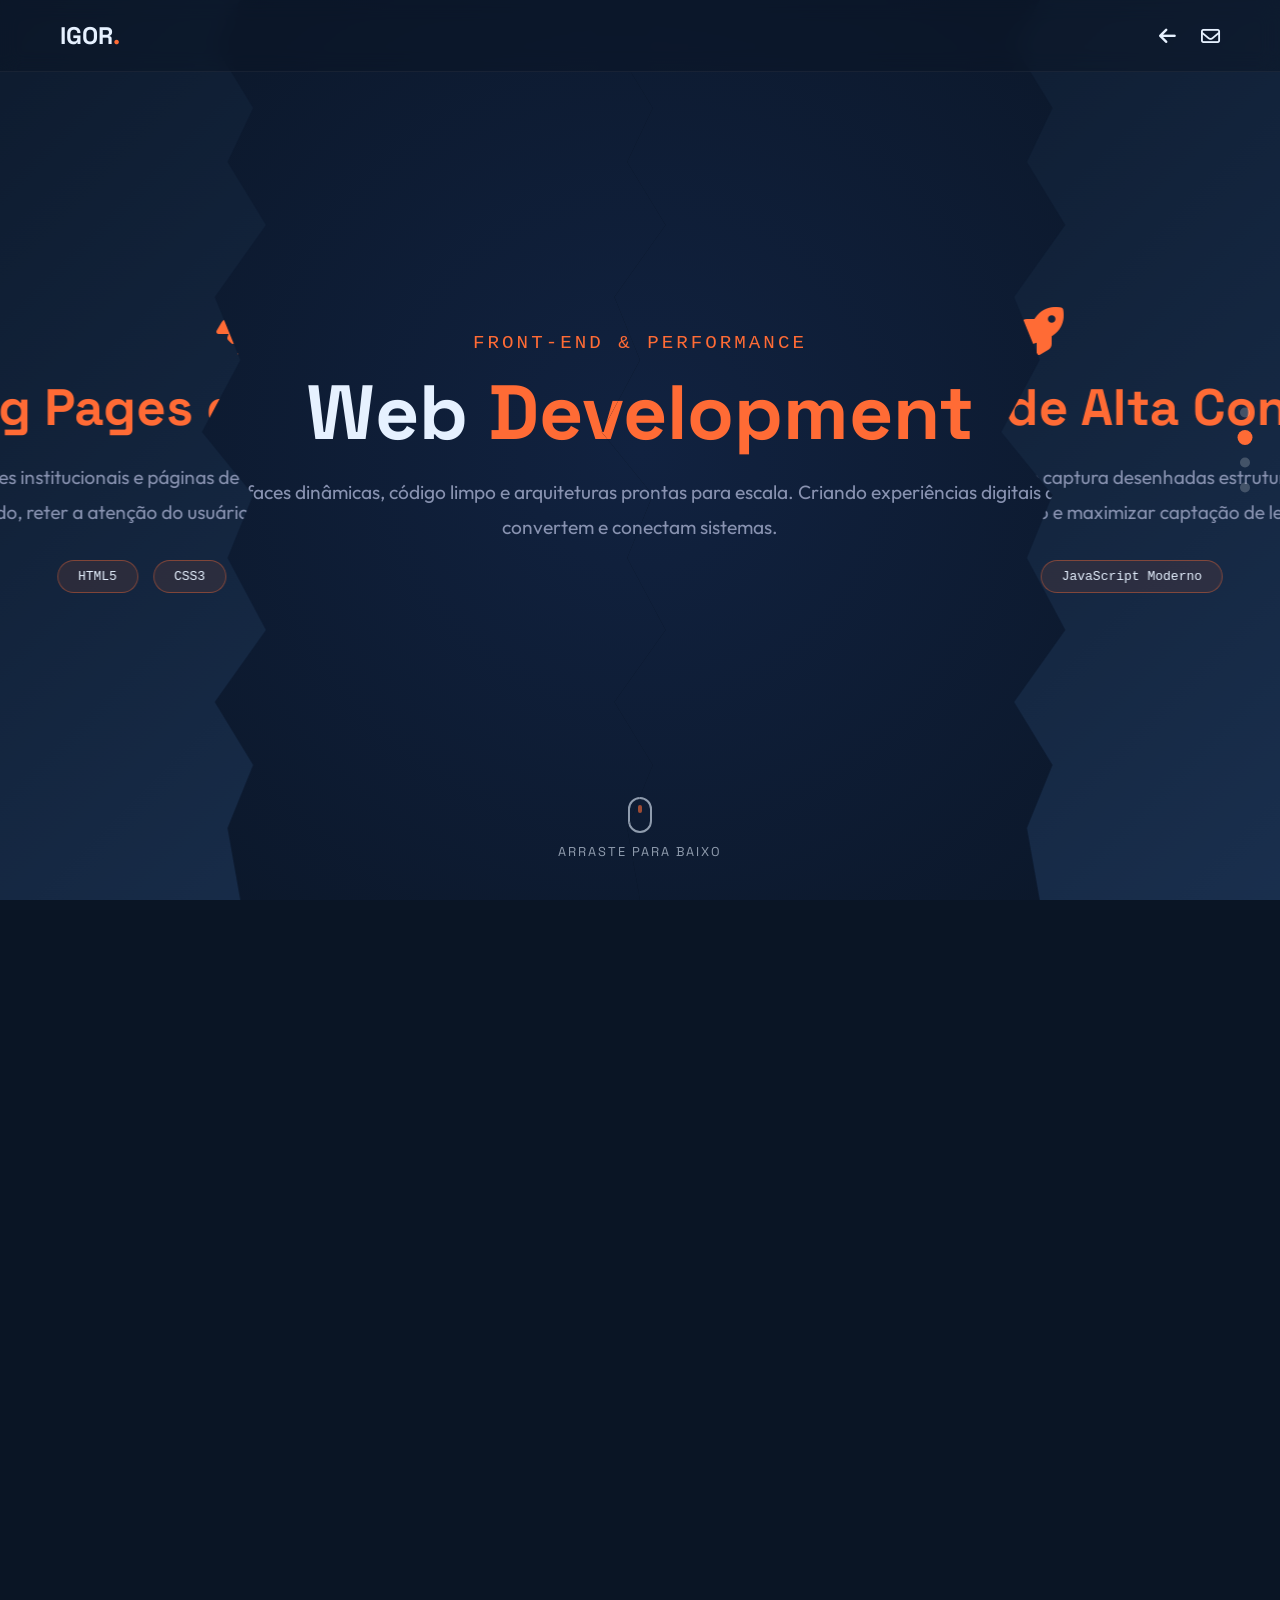
<file: projeto_web/index.html>
<!DOCTYPE html>
<html lang="pt-br">

<head>
    <meta charset="UTF-8">
    <meta name="viewport" content="width=device-width, initial-scale=1.0">
    <title>Igor Pimentel | Web Development</title>
    <link rel="preconnect" href="https://fonts.googleapis.com">
    <link rel="preconnect" href="https://fonts.gstatic.com" crossorigin>
    <link
        href="https://fonts.googleapis.com/css2?family=Outfit:wght@300;400;700&family=Space+Grotesk:wght@400;600;700&display=swap"
        rel="stylesheet">
    <link rel="stylesheet" href="https://cdnjs.cloudflare.com/ajax/libs/font-awesome/6.4.0/css/all.min.css">
    <link rel="icon" href="./IMAGE/logo_transparente1.png?v=2" type="image/png">

    <style>
        /* =========================================
           VARIAVEIS E RESET
           ========================================= */
        :root {
            --bg-dark: #0a1525;
            --bg-card: #112240;
            --primary-blue: #1d3557;
            --accent-orange: #ff6b35;
            --text-main: #e6f1ff;
            --text-secondary: #8892b0;
            --font-display: 'Space Grotesk', sans-serif;
            --font-body: 'Outfit', sans-serif;
        }

        * {
            margin: 0;
            padding: 0;
            box-sizing: border-box;
        }

        /* Oculta a barra de rolagem visualmente, mas o scroll continua existindo */
        body {
            background-color: var(--bg-dark);
            color: var(--text-main);
            font-family: var(--font-body);
            overflow-x: hidden;
        }

        ::-webkit-scrollbar {
            display: none;
        }

        /* =========================================
           NAVBAR (Fixa no topo)
           ========================================= */
        nav {
            display: flex;
            justify-content: space-between;
            align-items: center;
            padding: 20px 0;
            position: fixed;
            width: 100%;
            top: 0;
            z-index: 1000;
            backdrop-filter: blur(10px);
            background: rgba(10, 21, 37, 0.5);
            border-bottom: 1px solid rgba(255, 255, 255, 0.05);
        }

        .container-nav {
            max-width: 1200px;
            margin: 0 auto;
            padding: 0 20px;
            display: flex;
            justify-content: space-between;
            align-items: center;
            width: 100%;
        }

        .logo {
            font-family: var(--font-display);
            font-weight: 700;
            font-size: 1.5rem;
            color: var(--text-main);
            text-decoration: none;
        }

        .logo span {
            color: var(--accent-orange);
        }

        .nav-icons {
            display: flex;
            gap: 25px;
            align-items: center;
        }

        .nav-icons a {
            color: var(--text-main);
            text-decoration: none;
            font-size: 1.2rem;
            transition: color 0.3s;
        }

        .nav-icons a:hover {
            color: var(--accent-orange);
        }

        /* =========================================
           LÓGICA DO "RASGO" FLUIDO
           ========================================= */
        #slider-container {
            position: fixed;
            /* Fica travado na tela */
            top: 0;
            left: 0;
            width: 100vw;
            height: 100vh;
            pointer-events: none;
            /* Deixa o scroll passar pro body */
        }

        .slide {
            position: absolute;
            top: 0;
            left: 0;
            width: 100vw;
            height: 100vh;
        }

        .half {
            position: absolute;
            top: 0;
            left: 0;
            width: 100vw;
            height: 100vh;
            overflow: hidden;
            background-color: var(--bg-dark);
            /* Sombra no centro do rasgo */
            filter: drop-shadow(0 0 20px rgba(0, 0, 0, 0.8));
            /* Note que removemos o transition! O JS fará a animação frame a frame */
            will-change: transform;
        }

        /* O Clip-Path em zigue-zague */
        .left-half {
            clip-path: polygon(0 0, 50% 0, 48% 5%, 51% 12%, 49% 18%, 52% 25%, 48% 33%, 50% 40%, 47% 48%, 51% 55%, 49% 62%, 52% 70%, 48% 78%, 51% 85%, 49% 92%, 50% 100%, 0 100%);
        }

        .right-half {
            clip-path: polygon(100% 0, 100% 100%, 50% 100%, 49% 92%, 51% 85%, 48% 78%, 52% 70%, 49% 62%, 51% 55%, 47% 48%, 50% 40%, 48% 33%, 52% 25%, 49% 18%, 51% 12%, 48% 5%, 50% 0);
        }

        /* =========================================
           CONTEÚDO INTERNO DAS TELAS
           ========================================= */
        .content-wrapper {
            position: absolute;
            top: 0;
            left: 0;
            width: 100vw;
            height: 100vh;
            display: flex;
            align-items: center;
            justify-content: center;
            padding: 0 5%;
            pointer-events: auto;
            /* Reativa o clique nos botões/links do conteúdo */
        }

        /* Fundos diferentes para cada slide */
        .slide[data-index="0"] .half {
            background: radial-gradient(circle at center, #112240 0%, #0a1525 100%);
        }

        .slide[data-index="1"] .half {
            background: linear-gradient(135deg, #0a1525 0%, #1d3557 100%);
        }

        .slide[data-index="2"] .half {
            background: radial-gradient(circle at top right, #1d3557 0%, #0a1525 80%);
        }

        .slide[data-index="3"] .half {
            background: linear-gradient(to bottom, #112240 0%, #0a1525 100%);
        }

        .slide-content-inner {
            max-width: 900px;
            text-align: center;
        }

        h1 {
            font-family: var(--font-display);
            font-size: clamp(3rem, 6vw, 5rem);
            margin-bottom: 20px;
            line-height: 1.1;
        }

        h1 span {
            color: var(--accent-orange);
        }

        h2 {
            font-family: var(--font-display);
            font-size: clamp(2rem, 4vw, 3.5rem);
            margin-bottom: 20px;
            color: var(--accent-orange);
        }

        p {
            font-size: 1.2rem;
            color: var(--text-secondary);
            margin-bottom: 30px;
            line-height: 1.8;
        }

        .tech-badges {
            display: flex;
            gap: 15px;
            justify-content: center;
            flex-wrap: wrap;
        }

        .badge {
            padding: 8px 20px;
            border: 1px solid rgba(255, 107, 53, 0.4);
            border-radius: 30px;
            font-family: monospace;
            color: var(--text-main);
            background: rgba(255, 107, 53, 0.1);
        }

        /* Indicador de scroll (Mouse) */
        .scroll-indicator {
            position: absolute;
            bottom: 40px;
            left: 50%;
            transform: translateX(-50%);
            display: flex;
            flex-direction: column;
            align-items: center;
            opacity: 0.6;
            animation: bounce 2s infinite;
        }

        .mouse-icon {
            width: 24px;
            height: 36px;
            border: 2px solid var(--text-main);
            border-radius: 12px;
            position: relative;
        }

        .mouse-wheel {
            width: 4px;
            height: 8px;
            background: var(--accent-orange);
            border-radius: 2px;
            position: absolute;
            top: 6px;
            left: 50%;
            transform: translateX(-50%);
            animation: scroll 1.5s infinite;
        }

        .scroll-text {
            font-size: 0.8rem;
            margin-top: 10px;
            letter-spacing: 2px;
            font-family: var(--font-display);
        }

        @keyframes bounce {

            0%,
            20%,
            50%,
            80%,
            100% {
                transform: translateY(0) translateX(-50%);
            }

            40% {
                transform: translateY(-10px) translateX(-50%);
            }

            60% {
                transform: translateY(-5px) translateX(-50%);
            }
        }

        @keyframes scroll {
            0% {
                top: 6px;
                opacity: 1;
            }

            100% {
                top: 18px;
                opacity: 0;
            }
        }

        /* Paginação lateral */
        .pagination {
            position: fixed;
            right: 30px;
            top: 50%;
            transform: translateY(-50%);
            display: flex;
            flex-direction: column;
            gap: 15px;
            z-index: 1000;
        }

        .dot {
            width: 10px;
            height: 10px;
            border-radius: 50%;
            background: rgba(255, 255, 255, 0.2);
            transition: all 0.3s;
        }

        .dot.active {
            background: var(--accent-orange);
            transform: scale(1.5);
        }
    </style>
</head>

<body>

    <nav>
        <div class="container-nav">
            <a href="index.html" class="logo">IGOR<span>.</span></a>
            <div class="nav-icons">
                <a href="index.html" title="Voltar"><i class="fa-solid fa-arrow-left"></i></a>
                <a href="mailto:dataapex25@gmail.com" title="Contato"><i class="fa-regular fa-envelope"></i></a>
            </div>
        </div>
    </nav>

    <div class="pagination" id="pagination">
    </div>

    <div id="slider-container">

        <div class="slide" data-index="0">
            <template class="slide-content">
                <div class="slide-content-inner">
                    <p
                        style="color: var(--accent-orange); font-family: monospace; font-size: 1.2rem; letter-spacing: 3px; margin-bottom: 10px;">
                        FRONT-END & PERFORMANCE</p>
                    <h1>Web <span>Development</span></h1>
                    <p>Interfaces dinâmicas, código limpo e arquiteturas prontas para escala. Criando experiências
                        digitais que convertem e conectam sistemas.</p>

                    <div class="scroll-indicator">
                        <div class="mouse-icon">
                            <div class="mouse-wheel"></div>
                        </div>
                        <span class="scroll-text">ARRASTE PARA BAIXO</span>
                    </div>
                </div>
            </template>
        </div>

        <div class="slide" data-index="1">
            <template class="slide-content">
                <div class="slide-content-inner">
                    <i class="fa-solid fa-rocket"
                        style="font-size: 3rem; color: var(--accent-orange); margin-bottom: 20px;"></i>
                    <h2>Landing Pages de Alta Conversão</h2>
                    <p>Desenvolvimento de sites institucionais e páginas de captura desenhadas estruturalmente para
                        carregar rápido, reter a atenção do usuário e maximizar captação de leads.</p>
                    <div class="tech-badges">
                        <span class="badge">HTML5</span>
                        <span class="badge">CSS3</span>
                        <span class="badge">JavaScript Moderno</span>
                    </div>
                </div>
            </template>
        </div>

        <div class="slide" data-index="2">
            <template class="slide-content">
                <div class="slide-content-inner">
                    <i class="fa-solid fa-chart-network"
                        style="font-size: 3rem; color: var(--accent-orange); margin-bottom: 20px;"></i>
                    <h2>Sistemas Web & Dashboards</h2>
                    <p>Muito além de sites estáticos. Construção de painéis interativos para a <b>Data Apex</b>,
                        integrando bancos de dados ao front-end para que métricas de segurança sejam visualizadas em
                        tempo real.</p>
                    <div class="tech-badges">
                        <span class="badge">Python (Flask)</span>
                        <span class="badge">Streamlit</span>
                        <span class="badge">Integração de APIs</span>
                    </div>
                </div>
            </template>
        </div>

        <div class="slide" data-index="3">
            <template class="slide-content">
                <div class="slide-content-inner">
                    <i class="fa-solid fa-wand-magic-sparkles"
                        style="font-size: 3rem; color: var(--accent-orange); margin-bottom: 20px;"></i>
                    <h2>Animações & Glassmorphism</h2>
                    <p>Aplicação das mais modernas tendências de UI/UX. Interfaces imersivas, fundos dinâmicos em
                        canvas, micro-interações responsivas e fluidez total em dispositivos móveis e desktops.</p>
                    <div class="tech-badges">
                        <span class="badge">Web Canvas API</span>
                        <span class="badge">CSS Animations</span>
                        <span class="badge">Mobile First</span>
                    </div>
                </div>
            </template>
        </div>

    </div>

    <script>
        document.addEventListener('DOMContentLoaded', () => {
            const slides = document.querySelectorAll('.slide');
            const numSlides = slides.length;
            const paginationContainer = document.getElementById('pagination');

            // 1. A MÁGICA DO SCROLL NATIVO:
            // Aumentamos a altura do documento (body) para caberem todos os slides.
            // Isso ativa o scroll nativo (com inércia no touch e na rodinha do mouse).
            document.body.style.height = `${numSlides * 100}vh`;

            // 2. Montar as metades de cada slide
            slides.forEach((slide, index) => {
                const template = slide.querySelector('.slide-content');
                const html = template.innerHTML;

                slide.innerHTML = `
                    <div class="half left-half">
                        <div class="content-wrapper">${html}</div>
                    </div>
                    <div class="half right-half">
                        <div class="content-wrapper">${html}</div>
                    </div>
                `;

                // Empilha os slides. O Slide 0 fica no fundo.
                slide.style.zIndex = index;

                // Criação dos dots de paginação
                const dot = document.createElement('div');
                dot.classList.add('dot');
                if (index === 0) dot.classList.add('active');
                paginationContainer.appendChild(dot);
            });

            // Armazena referências rápidas para as metades
            const halves = Array.from(slides).map(slide => ({
                left: slide.querySelector('.left-half'),
                right: slide.querySelector('.right-half')
            }));

            // Variáveis para a interpolação suave (Lerp)
            let currentProgress = 0; // Onde a animação está agora
            let targetProgress = 0;  // Onde o scroll do usuário está

            // Atualiza o alvo com base no scroll real da página
            function updateScroll() {
                // Se a janela tem 1000px e você rolou 1500px, targetProgress = 1.5
                targetProgress = window.scrollY / window.innerHeight;
            }

            window.addEventListener('scroll', updateScroll);
            window.addEventListener('resize', updateScroll);

            // 3. O LOOP DE RENDERIZAÇÃO FRAME A FRAME
            function render() {
                // Lerp: Suaviza o movimento para que não pareça "quebrado" no mouse wheel
                // Quanto menor o número (0.08), mais suave. Quanto maior (1), mais instantâneo.
                currentProgress += (targetProgress - currentProgress) * 0.1;

                for (let i = 1; i < numSlides; i++) {
                    // Cálculo do Fator:
                    // Se currentProgress é menor que o slide atual -> factor = 1 (Aberto)
                    // Se currentProgress passou o slide atual -> factor = 0 (Fechado/Unido)
                    let factor = Math.max(0, Math.min(1, i - currentProgress));

                    // Transforma o fator (0 a 1) em porcentagem de tela (0 a 100vw)
                    halves[i].left.style.transform = `translateX(${-factor * 100}vw)`;
                    halves[i].right.style.transform = `translateX(${factor * 100}vw)`;
                }

                // Atualizar bolinhas da paginação
                const activeIndex = Math.round(currentProgress);
                document.querySelectorAll('.dot').forEach((dot, idx) => {
                    dot.classList.toggle('active', idx === activeIndex);
                });

                requestAnimationFrame(render);
            }

            // Força a página a carregar no topo (resolve bug do navegador recarregar na metade)
            if ('scrollRestoration' in history) {
                history.scrollRestoration = 'manual';
            }
            window.scrollTo(0, 0);

            // Inicia o Loop
            render();
        });
    </script>
</body>

</html>
</file>
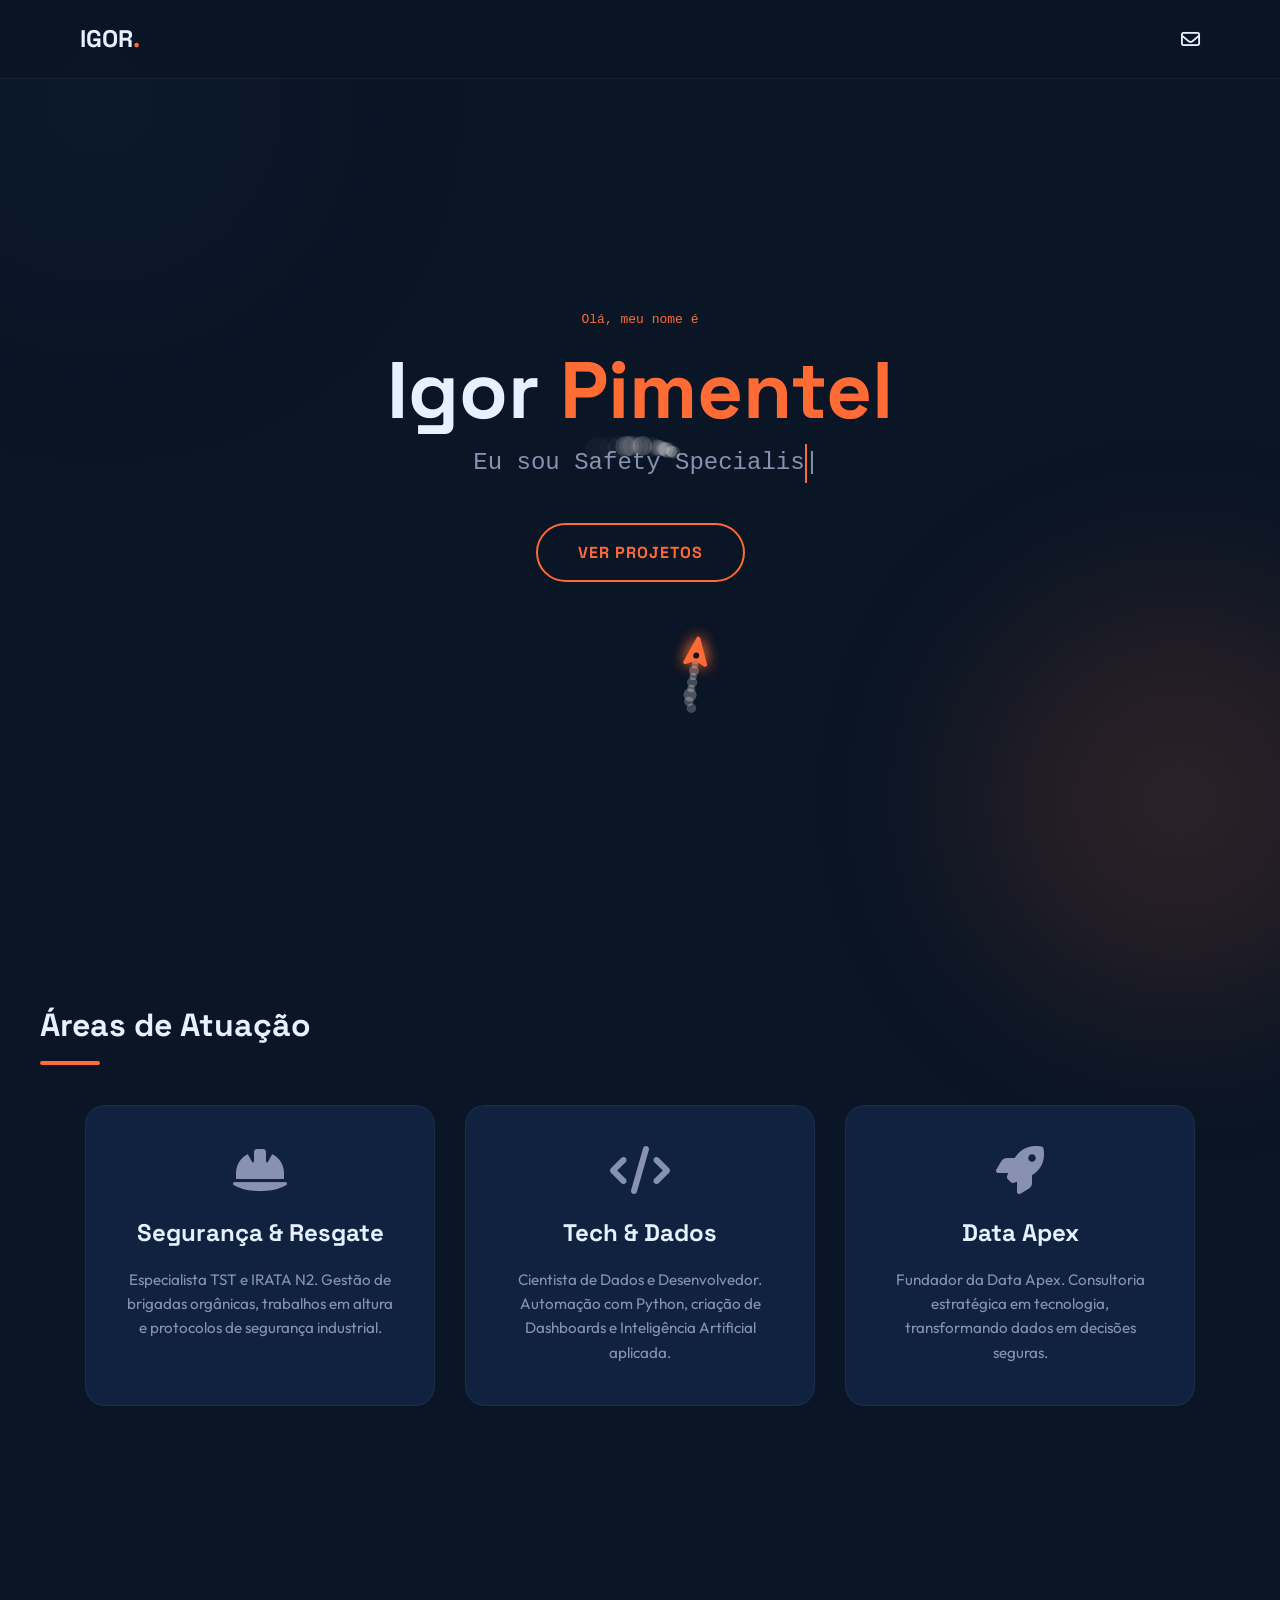
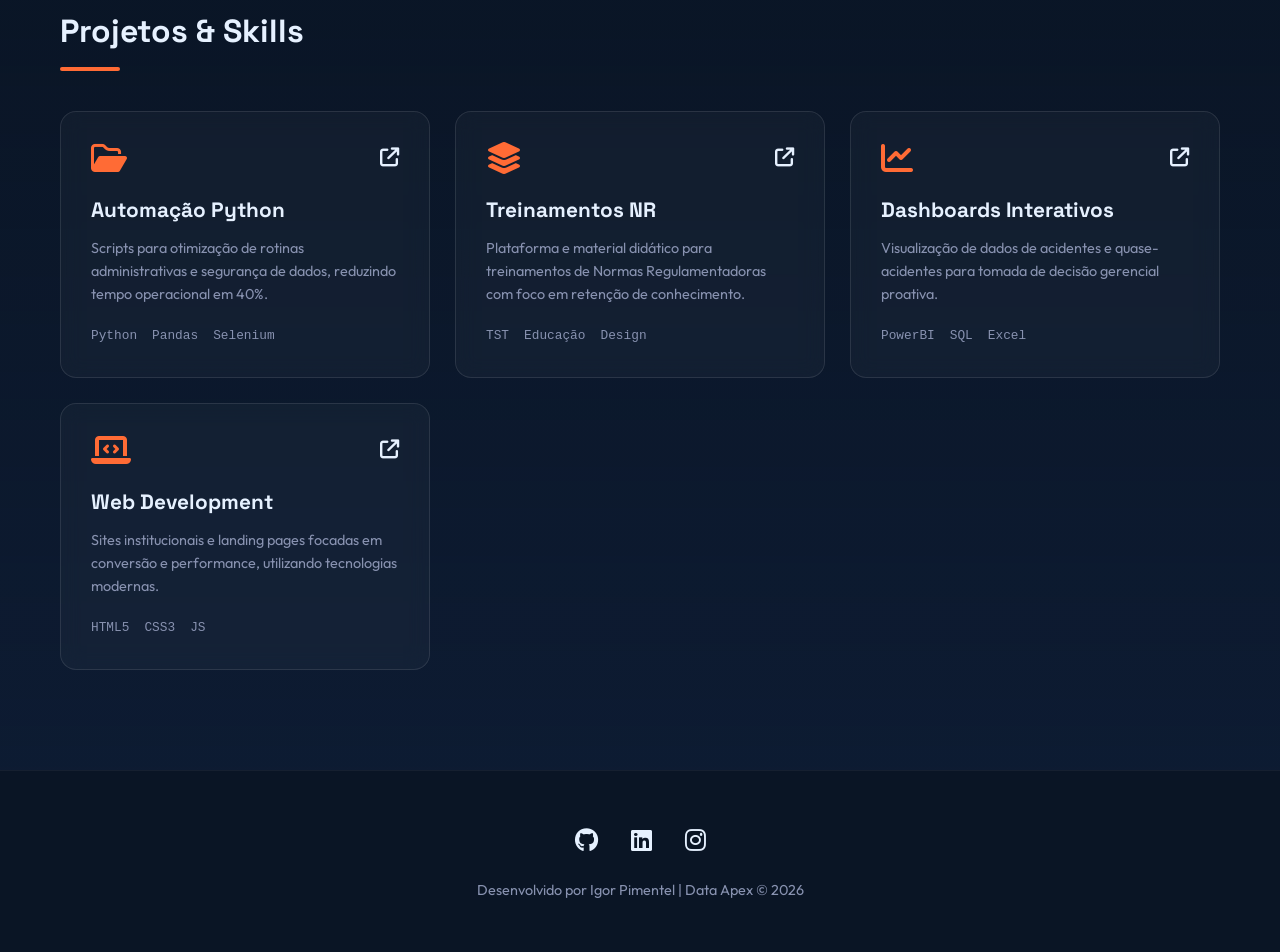
<file: index_portfolio.html>
<!DOCTYPE html>
<html lang="pt-br">
<head>
    <meta charset="UTF-8">
    <meta name="viewport" content="width=device-width, initial-scale=1.0">
    <title>Igor Pimentel | Portfólio</title>
    <link rel="preconnect" href="https://fonts.googleapis.com">
    <link rel="preconnect" href="https://fonts.gstatic.com" crossorigin>
    <link href="https://fonts.googleapis.com/css2?family=Outfit:wght@300;400;700&family=Space+Grotesk:wght@400;600;700&display=swap" rel="stylesheet">
    <link rel="stylesheet" href="https://cdnjs.cloudflare.com/ajax/libs/font-awesome/6.4.0/css/all.min.css">

    <style>
        /* =========================================
           VARIAVEIS E RESET (DESIGN SYSTEM)
           ========================================= */
        :root {
            --bg-dark: #0a1525; /* Azul Marinho Profundo */
            --bg-card: #112240; /* Azul Intermediário */
            --primary-blue: #1d3557; 
            --accent-orange: #ff6b35; /* Laranja Vibrante */
            --accent-glow: rgba(255, 107, 53, 0.4);
            --text-main: #e6f1ff;
            --text-secondary: #8892b0;
            --font-display: 'Space Grotesk', sans-serif;
            --font-body: 'Outfit', sans-serif;
            --transition: all 0.3s cubic-bezier(0.645, 0.045, 0.355, 1);
        }

        * {
            margin: 0;
            padding: 0;
            box-sizing: border-box;
        }

        html {
            scroll-behavior: smooth;
        }

        body {
            background-color: var(--bg-dark);
            color: var(--text-main);
            font-family: var(--font-body);
            line-height: 1.6;
            overflow-x: hidden;
            position: relative;
        }

        /* Elementos de fundo decorativos (Parallax sutil) */
        body::before, body::after {
            content: '';
            position: fixed;
            width: 400px;
            height: 400px;
            border-radius: 50%;
            filter: blur(100px);
            z-index: -1;
            opacity: 0.15;
            animation: floatBackground 20s infinite alternate;
        }

        body::before {
            background: var(--primary-blue);
            top: -100px;
            left: -100px;
        }

        body::after {
            background: var(--accent-orange);
            bottom: -100px;
            right: -100px;
            animation-delay: -10s;
        }

        /* =========================================
           UTILITÁRIOS E ANIMAÇÕES
           ========================================= */
        .container {
            max-width: 1200px;
            margin: 0 auto;
            padding: 0 20px;
        }

        /* Classe para Scroll Reveal (JavaScript ativa isso) */
        .reveal {
            opacity: 0;
            transform: translateY(50px);
            transition: all 0.8s ease-out;
        }

        .reveal.active {
            opacity: 1;
            transform: translateY(0);
        }

        @keyframes floatBackground {
            0% { transform: translate(0, 0); }
            100% { transform: translate(50px, 50px); }
        }

        @keyframes pulse-orange {
            0% { box-shadow: 0 0 0 0 rgba(255, 107, 53, 0.7); }
            70% { box-shadow: 0 0 0 15px rgba(255, 107, 53, 0); }
            100% { box-shadow: 0 0 0 0 rgba(255, 107, 53, 0); }
        }

        /* =========================================
           NAVBAR
           ========================================= */
        nav {
            display: flex;
            justify-content: space-between;
            align-items: center;
            padding: 20px 0;
            position: fixed;
            width: 100%;
            top: 0;
            z-index: 100;
            backdrop-filter: blur(10px);
            background: rgba(10, 21, 37, 0.8);
            border-bottom: 1px solid rgba(255, 255, 255, 0.05);
        }

        .logo {
            font-family: var(--font-display);
            font-weight: 700;
            font-size: 1.5rem;
            color: var(--text-main);
            padding-left: 20px;
        }
        
        .logo span { color: var(--accent-orange); }

        /* =========================================
           HERO SECTION
           ========================================= */
        .hero {
            height: 100vh;
            display: flex;
            align-items: center;
            justify-content: center;
            text-align: center;
            position: relative;
        }

        .hero-content h1 {
            font-family: var(--font-display);
            font-size: clamp(2.5rem, 8vw, 5rem);
            font-weight: 700;
            margin-bottom: 10px;
            line-height: 1.1;
        }

        .hero-content h1 .highlight {
            color: var(--accent-orange);
            display: inline-block;
            transition: var(--transition);
        }
        
        .hero-content h1:hover .highlight {
            text-shadow: 0 0 20px var(--accent-glow);
            transform: scale(1.02);
        }

        .typewriter {
            font-size: clamp(1rem, 4vw, 1.5rem);
            color: var(--text-secondary);
            margin-bottom: 40px;
            font-family: monospace;
            min-height: 1.6em; /* Evita pulo de layout */
        }

        .cursor {
            display: inline-block;
            width: 2px;
            background-color: var(--accent-orange);
            animation: blink 1s infinite;
        }

        @keyframes blink { 50% { opacity: 0; } }

        .cta-btn {
            display: inline-block;
            padding: 15px 40px;
            background: transparent;
            color: var(--accent-orange);
            border: 2px solid var(--accent-orange);
            border-radius: 50px;
            font-weight: 700;
            text-decoration: none;
            transition: var(--transition);
            font-family: var(--font-display);
            letter-spacing: 1px;
            position: relative;
            overflow: hidden;
            z-index: 1;
        }

        .cta-btn::before {
            content: '';
            position: absolute;
            top: 0; left: 0; bottom: 0; right: 0;
            background: var(--accent-orange);
            z-index: -1;
            transform: scaleX(0);
            transform-origin: left;
            transition: transform 0.3s ease-out;
        }

        .cta-btn:hover {
            color: #fff;
            box-shadow: 0 0 20px var(--accent-glow);
        }

        .cta-btn:hover::before {
            transform: scaleX(1);
        }

        /* =========================================
           SEÇÃO MEUS MUNDOS (Cards Horizontais)
           ========================================= */
        .section-title {
            font-family: var(--font-display);
            font-size: 2rem;
            margin-bottom: 40px;
            position: relative;
            display: inline-block;
        }

        .section-title::after {
            content: '';
            display: block;
            width: 60px;
            height: 4px;
            background: var(--accent-orange);
            margin-top: 10px;
            border-radius: 2px;
        }

        .worlds-section {
            padding: 100px 0;
        }

        .worlds-grid {
            display: flex;
            justify-content: center;
            gap: 30px;
            flex-wrap: wrap;
        }

        .world-card {
            background: var(--bg-card);
            padding: 40px;
            border-radius: 20px;
            flex: 1;
            min-width: 280px;
            max-width: 350px;
            text-align: center;
            border: 1px solid rgba(255, 255, 255, 0.05);
            transition: var(--transition);
            position: relative;
            overflow: hidden;
        }

        .world-card:hover {
            transform: translateY(-15px);
            border-color: var(--accent-orange);
            box-shadow: 0 20px 40px rgba(0,0,0,0.4);
        }

        .world-icon {
            font-size: 3rem;
            color: var(--text-secondary);
            margin-bottom: 20px;
            transition: var(--transition);
        }

        .world-card:hover .world-icon {
            color: var(--accent-orange);
            transform: scale(1.2) rotate(5deg);
        }

        .world-card h3 {
            font-family: var(--font-display);
            font-size: 1.5rem;
            margin-bottom: 15px;
            color: var(--text-main);
        }

        .world-card p {
            color: var(--text-secondary);
            font-size: 0.95rem;
        }

        /* =========================================
           PROJETOS & SKILLS (Glassmorphism Grid)
           ========================================= */
        .projects-section {
            padding: 100px 0;
            background: linear-gradient(180deg, var(--bg-dark) 0%, rgba(17, 34, 64, 0.5) 100%);
        }

        .projects-grid {
            display: grid;
            grid-template-columns: repeat(auto-fit, minmax(280px, 1fr));
            gap: 25px;
        }

        .project-card {
            /* Glassmorphism Effect */
            background: rgba(255, 255, 255, 0.03);
            backdrop-filter: blur(10px);
            -webkit-backdrop-filter: blur(10px);
            border: 1px solid rgba(255, 255, 255, 0.1);
            border-radius: 16px;
            padding: 30px;
            transition: var(--transition);
            display: flex;
            flex-direction: column;
            justify-content: space-between;
        }

        .project-card:hover {
            background: rgba(255, 255, 255, 0.07);
            border-color: var(--accent-orange);
            transform: translateY(-5px);
        }

        .card-header {
            display: flex;
            justify-content: space-between;
            align-items: flex-start;
            margin-bottom: 20px;
        }

        .folder-icon {
            color: var(--accent-orange);
            font-size: 2rem;
        }

        .external-link {
            color: var(--text-main);
            font-size: 1.2rem;
            transition: var(--transition);
        }
        
        .external-link:hover { color: var(--accent-orange); }

        .project-card h4 {
            font-family: var(--font-display);
            font-size: 1.3rem;
            margin-bottom: 10px;
            color: var(--text-main);
        }

        .project-card p {
            font-size: 0.9rem;
            color: var(--text-secondary);
            margin-bottom: 20px;
        }

        .tech-stack {
            display: flex;
            gap: 15px;
            font-size: 0.8rem;
            color: var(--text-secondary);
            font-family: monospace;
        }

        /* =========================================
           FOOTER
           ========================================= */
        footer {
            text-align: center;
            padding: 50px 0;
            border-top: 1px solid rgba(255, 255, 255, 0.05);
            font-size: 0.9rem;
            color: var(--text-secondary);
        }

        .social-links {
            margin-bottom: 20px;
        }

        .social-links a {
            color: var(--text-main);
            font-size: 1.5rem;
            margin: 0 15px;
            transition: var(--transition);
        }

        .social-links a:hover {
            color: var(--accent-orange);
            transform: translateY(-3px);
            display: inline-block;
        }

        /* Responsividade */
        @media (max-width: 768px) {
            .hero-content h1 { font-size: 3rem; }
            .section-title { font-size: 1.8rem; }
            .worlds-grid { flex-direction: column; }
            .world-card { max-width: 100%; }
        }
    </style>
</head>
<body>

    <nav>
        <div class="container" style="display: flex; justify-content: space-between; align-items: center; width: 100%;">
            <div class="logo">IGOR<span>.</span></div>
            <div style="padding-right: 20px;">
                <a href="mailto:contato@igor.com" style="color: var(--text-main); text-decoration: none; font-size: 1.2rem;"><i class="fa-regular fa-envelope"></i></a>
            </div>
        </div>
    </nav>

    <header class="hero">
        <div class="container hero-content">
            <p style="color: var(--accent-orange); font-family: monospace; margin-bottom: 15px;">Olá, meu nome é</p>
            <h1>Igor <span class="highlight">Pimentel</span></h1>
            <div class="typewriter">
                Eu sou <span id="typewriter-text"></span><span class="cursor">|</span>
            </div>
            <a href="#projetos" class="cta-btn">VER PROJETOS</a>
        </div>
    </header>

    <section class="worlds-section container" id="mundos">
        <h2 class="section-title reveal">Áreas de Atuação</h2>
        
        <div class="worlds-grid">
            <div class="world-card reveal">
                <i class="fa-solid fa-helmet-safety world-icon"></i>
                <h3>Segurança & Resgate</h3>
                <p>Especialista TST e IRATA N2. Gestão de brigadas orgânicas, trabalhos em altura e protocolos de segurança industrial.</p>
            </div>

            <div class="world-card reveal" style="transition-delay: 100ms;">
                <i class="fa-solid fa-code world-icon"></i>
                <h3>Tech & Dados</h3>
                <p>Cientista de Dados e Desenvolvedor. Automação com Python, criação de Dashboards e Inteligência Artificial aplicada.</p>
            </div>

            <div class="world-card reveal" style="transition-delay: 200ms;">
                <i class="fa-solid fa-rocket world-icon"></i>
                <h3>Data Apex</h3>
                <p>Fundador da Data Apex. Consultoria estratégica em tecnologia, transformando dados em decisões seguras.</p>
            </div>
        </div>
    </section>

    <section class="projects-section" id="projetos">
        <div class="container">
            <h2 class="section-title reveal">Projetos & Skills</h2>
            
            <div class="projects-grid">
                
                <div class="project-card reveal">
                    <div class="card-header">
                        <i class="fa-regular fa-folder-open folder-icon"></i>
                        <a href="#" class="external-link"><i class="fa-solid fa-arrow-up-right-from-square"></i></a>
                    </div>
                    <h4>Automação Python</h4>
                    <p>Scripts para otimização de rotinas administrativas e segurança de dados, reduzindo tempo operacional em 40%.</p>
                    <div class="tech-stack">
                        <span>Python</span>
                        <span>Pandas</span>
                        <span>Selenium</span>
                    </div>
                </div>

                <div class="project-card reveal" style="transition-delay: 100ms;">
                    <div class="card-header">
                        <i class="fa-solid fa-layer-group folder-icon"></i>
                        <a href="#" class="external-link"><i class="fa-solid fa-arrow-up-right-from-square"></i></a>
                    </div>
                    <h4>Treinamentos NR</h4>
                    <p>Plataforma e material didático para treinamentos de Normas Regulamentadoras com foco em retenção de conhecimento.</p>
                    <div class="tech-stack">
                        <span>TST</span>
                        <span>Educação</span>
                        <span>Design</span>
                    </div>
                </div>

                <div class="project-card reveal" style="transition-delay: 200ms;">
                    <div class="card-header">
                        <i class="fa-solid fa-chart-line folder-icon"></i>
                        <a href="#" class="external-link"><i class="fa-solid fa-arrow-up-right-from-square"></i></a>
                    </div>
                    <h4>Dashboards Interativos</h4>
                    <p>Visualização de dados de acidentes e quase-acidentes para tomada de decisão gerencial proativa.</p>
                    <div class="tech-stack">
                        <span>PowerBI</span>
                        <span>SQL</span>
                        <span>Excel</span>
                    </div>
                </div>

                <div class="project-card reveal" style="transition-delay: 300ms;">
                    <div class="card-header">
                        <i class="fa-solid fa-laptop-code folder-icon"></i>
                        <a href="#" class="external-link"><i class="fa-solid fa-arrow-up-right-from-square"></i></a>
                    </div>
                    <h4>Web Development</h4>
                    <p>Sites institucionais e landing pages focadas em conversão e performance, utilizando tecnologias modernas.</p>
                    <div class="tech-stack">
                        <span>HTML5</span>
                        <span>CSS3</span>
                        <span>JS</span>
                    </div>
                </div>

            </div>
        </div>
    </section>

    <footer>
        <div class="container">
            <div class="social-links">
                <a href="#"><i class="fa-brands fa-github"></i></a>
                <a href="#"><i class="fa-brands fa-linkedin"></i></a>
                <a href="#"><i class="fa-brands fa-instagram"></i></a>
            </div>
            <p>Desenvolvido por Igor Pimentel | Data Apex &copy; 2026</p>
        </div>
    </footer>

    <canvas id="canvas-plane"></canvas>

<style>
    /* Estilo para garantir que o canvas fique sobre o fundo, mas não bloqueie cliques */
    #canvas-plane {
        position: fixed;
        top: 0;
        left: 0;
        width: 100%;
        height: 100%;
        z-index: 50; /* Fica acima do fundo, mas abaixo do menu (que é z-index 100) */
        pointer-events: none; /* ESSENCIAL: Permite clicar nos botões através do avião */
    }
</style>

<script>
    (function() {
        const canvas = document.getElementById('canvas-plane');
        const ctx = canvas.getContext('2d');

        let width, height;
        // Variáveis de Movimento
        let mouse = { x: window.innerWidth / 2, y: window.innerHeight / 2, lastMove: Date.now(), moving: false };
        let plane = { x: window.innerWidth / 2, y: window.innerHeight / 2, angle: 0, speed: 0.03 }; // Speed reduzido para mais "peso"
        let lastScrollY = window.scrollY; // Para calcular a física do scroll
        
        let particles = [];
        let orbitAngle = 0;

        // Configurações Visuais
        const TRAIL_COLOR = '255, 255, 255'; 
        const PLANE_COLOR = '#ff6b35'; 
        const ORBIT_RADIUS = 100; 
        const ORBIT_SPEED = 0.02; 

        // Ajustar tamanho do canvas
        function resize() {
            width = canvas.width = window.innerWidth;
            height = canvas.height = window.innerHeight;
        }
        window.addEventListener('resize', resize);
        resize();

        // Rastrear Mouse
        window.addEventListener('mousemove', (e) => {
            mouse.x = e.clientX;
            mouse.y = e.clientY;
            mouse.lastMove = Date.now();
            mouse.moving = true;
        });

        // Classe da Partícula (Fumaça)
        class Particle {
            constructor(x, y, angle) {
                this.x = x;
                this.y = y;
                this.life = 1; 
                this.decay = Math.random() * 0.03 + 0.01; 
                this.size = Math.random() * 3 + 2;
                // Joga a fumaça para trás
                this.vx = Math.cos(angle + Math.PI) * 2; 
                this.vy = Math.sin(angle + Math.PI) * 2;
            }

            update() {
                this.x += this.vx * 0.5;
                this.y += this.vy * 0.5;
                this.life -= this.decay;
                this.size += 0.2; 
            }

            draw() {
                ctx.beginPath();
                ctx.arc(this.x, this.y, this.size, 0, Math.PI * 2);
                ctx.fillStyle = `rgba(${TRAIL_COLOR}, ${this.life * 0.3})`;
                ctx.fill();
            }
        }

        // Desenhar o Avião
        function drawPlane(x, y, angle) {
            ctx.save();
            ctx.translate(x, y);
            ctx.rotate(angle);

            ctx.beginPath();
            ctx.moveTo(15, 0); 
            ctx.lineTo(-10, 10); 
            ctx.lineTo(-5, 0); 
            ctx.lineTo(-10, -10); 
            ctx.closePath();

            ctx.fillStyle = PLANE_COLOR;
            ctx.shadowBlur = 15;
            ctx.shadowColor = PLANE_COLOR;
            ctx.lineJoin = "round";
            ctx.lineWidth = 4;
            ctx.strokeStyle = PLANE_COLOR;
            ctx.stroke();
            ctx.fill();

            // Cockpit
            ctx.beginPath();
            ctx.fillStyle = "#0a1525";
            ctx.arc(-2, 0, 3, 0, Math.PI * 2);
            ctx.fill();

            ctx.restore();
        }

        // Loop de Animação Principal
        function animate() {
            ctx.clearRect(0, 0, width, height);

            // === FÍSICA DE SCROLL (A Mágica acontece aqui) ===
            const currentScrollY = window.scrollY;
            const scrollDelta = currentScrollY - lastScrollY;
            lastScrollY = currentScrollY;

            // Se rolamos a página, "empurramos" o avião na direção oposta
            // Isso cria a sensação de que ele ficou preso no espaço da página
            plane.y -= scrollDelta; 
            // ==================================================

            // 1. Lógica do Alvo
            let targetX, targetY;
            const timeSinceMove = Date.now() - mouse.lastMove;

            // Detecta se parou para orbitar
            if (timeSinceMove > 200 && Math.abs(scrollDelta) < 1) { 
                // Só orbita se o mouse parou E não estamos rolando a página loucamente
                mouse.moving = false;
                orbitAngle += ORBIT_SPEED;
                targetX = mouse.x + Math.cos(orbitAngle) * ORBIT_RADIUS;
                targetY = mouse.y + Math.sin(orbitAngle) * ORBIT_RADIUS;
            } else {
                targetX = mouse.x; 
                targetY = mouse.y;
            }

            // 2. Movimentação Suave (Lerp)
            const dx = targetX - plane.x;
            const dy = targetY - plane.y;
            
            plane.x += dx * plane.speed;
            plane.y += dy * plane.speed;

            // 3. Rotação
            const angle = Math.atan2(dy, dx);
            plane.angle = angle;

            // 4. Gerar Fumaça
            // Solta fumaça se mover o mouse, se orbitar ou se rolar a página
            if (Math.abs(dx) > 1 || Math.abs(dy) > 1 || !mouse.moving || Math.abs(scrollDelta) > 0) {
                particles.push(new Particle(plane.x, plane.y, plane.angle));
            }

            // 5. Atualizar Partículas
            for (let i = 0; i < particles.length; i++) {
                particles[i].update();
                particles[i].draw();
                if (particles[i].life <= 0) {
                    particles.splice(i, 1);
                    i--;
                }
            }

            drawPlane(plane.x, plane.y, plane.angle);
            requestAnimationFrame(animate);
        }

        animate();
    })();
</script>

    <script>
        // === Typewriter Effect (Efeito de Digitação) ===
        const textElement = document.getElementById('typewriter-text');
        const phrases = [
            "Safety Specialist.",
            "Data Scientist.",
            "Web Developer.",
            "Resgatista IRATA."
        ];
        
        let phraseIndex = 0;
        let charIndex = 0;
        let isDeleting = false;
        let typeSpeed = 100;

        function type() {
            const currentPhrase = phrases[phraseIndex];
            
            if (isDeleting) {
                textElement.textContent = currentPhrase.substring(0, charIndex - 1);
                charIndex--;
                typeSpeed = 50; // Mais rápido ao apagar
            } else {
                textElement.textContent = currentPhrase.substring(0, charIndex + 1);
                charIndex++;
                typeSpeed = 100; // Normal ao digitar
            }

            if (!isDeleting && charIndex === currentPhrase.length) {
                isDeleting = true;
                typeSpeed = 2000; // Pausa no final da frase
            } else if (isDeleting && charIndex === 0) {
                isDeleting = false;
                phraseIndex = (phraseIndex + 1) % phrases.length;
                typeSpeed = 500; // Pausa antes de começar a próxima
            }

            setTimeout(type, typeSpeed);
        }

        // Iniciar Typewriter
        document.addEventListener('DOMContentLoaded', type);


        // === Scroll Reveal Animation (Aparecer ao rolar) ===
        const revealElements = document.querySelectorAll('.reveal');

        const revealCallback = (entries, observer) => {
            entries.forEach(entry => {
                if (entry.isIntersecting) {
                    entry.target.classList.add('active');
                    observer.unobserve(entry.target); // Para animar apenas uma vez
                }
            });
        };

        const revealOptions = {
            threshold: 0.15, // Aciona quando 15% do elemento estiver visível
            rootMargin: "0px 0px -50px 0px"
        };

        const revealObserver = new IntersectionObserver(revealCallback, revealOptions);

        revealElements.forEach(element => {
            revealObserver.observe(element);
        });

    </script>
</body>
</html>
</file>
<file: style.css>
/* =========================================
    VARIAVEIS E RESET (DESIGN SYSTEM)
    ========================================= */
:root {
    --bg-dark: #0a1525;
    /* Azul Marinho Profundo */
    --bg-card: #112240;
    /* Azul Intermediário */
    --primary-blue: #1d3557;
    --accent-orange: #ff6b35;
    /* Laranja Vibrante */
    --accent-glow: rgba(255, 107, 53, 0.4);
    --text-main: #e6f1ff;
    --text-secondary: #8892b0;
    --font-display: 'Space Grotesk', sans-serif;
    --font-body: 'Outfit', sans-serif;
    --transition: all 0.3s cubic-bezier(0.645, 0.045, 0.355, 1);
    --perfil-size: 180px;
    /* Tamanho da imagem */
    --glow-color: #ff6b35;
    --secondary-glow: #00d2ff;
    /* Tom azul para contraste moderno */
}

.profile-container {
    display: flex;
    justify-content: center;
    align-items: center;
    margin-bottom: 40px;
    /* Espaço antes do texto */
    position: relative;
    width: var(--perfil-size);
    height: var(--perfil-size);
    margin-left: auto;
    margin-right: auto;
}

/* A imagem redonda */
.profile-img {
    width: 90%;
    /* Ligeiramente menor que o container para dar espaço à borda */
    height: 90%;
    border-radius: 50%;
    object-fit: cover;
    border: 3px solid var(--bg-dark);
    z-index: 2;
    /* Fica sobre a animação */
    position: relative;
}

/* O anel de animação moderno */
.profile-ring {
    position: absolute;
    top: 0;
    left: 0;
    width: 100%;
    height: 100%;
    border-radius: 50%;
    z-index: 1;
    /* Gradiente cônico para efeito de rotação modern */
    background: conic-gradient(from 0deg,
            transparent 20%,
            var(--secondary-glow) 40%,
            var(--glow-color) 60%,
            transparent 80%);
    animation: rotate-ring 4s linear infinite;
    filter: blur(8px);
    /* Efeito de brilho suave */
    opacity: 0.8;
}

/* Animação de rotação */
@keyframes rotate-ring {
    0% {
        transform: rotate(0deg);
    }

    100% {
        transform: rotate(360deg);
    }
}

* {
    margin: 0;
    padding: 0;
    box-sizing: border-box;
}

html {
    scroll-behavior: smooth;
}

body {
    background-color: var(--bg-dark);
    color: var(--text-main);
    font-family: var(--font-body);
    line-height: 1.6;
    overflow-x: hidden;
    position: relative;
}

/* Elementos de fundo decorativos (Parallax sutil) */
body::before,
body::after {
    content: '';
    position: fixed;
    width: 400px;
    height: 400px;
    border-radius: 50%;
    filter: blur(100px);
    z-index: -1;
    opacity: 0.15;
    animation: floatBackground 20s infinite alternate;
}

body::before {
    background: var(--primary-blue);
    top: -100px;
    left: -100px;
}

body::after {
    background: var(--accent-orange);
    bottom: -100px;
    right: -100px;
    animation-delay: -10s;
}

/* =========================================
    UTILITÁRIOS E ANIMAÇÕES
    ========================================= */
.container {
    max-width: 1200px;
    margin: 0 auto;
    padding: 0 20px;
}

/* Classe para Scroll Reveal (JavaScript ativa isso) */
.reveal {
    opacity: 0;
    transform: translateY(50px);
    transition: all 0.8s ease-out;
}

.reveal.active {
    opacity: 1;
    transform: translateY(0);
}

@keyframes floatBackground {
    0% {
        transform: translate(0, 0);
    }

    100% {
        transform: translate(50px, 50px);
    }
}

@keyframes pulse-orange {
    0% {
        box-shadow: 0 0 0 0 rgba(255, 107, 53, 0.7);
    }

    70% {
        box-shadow: 0 0 0 15px rgba(255, 107, 53, 0);
    }

    100% {
        box-shadow: 0 0 0 0 rgba(255, 107, 53, 0);
    }
}

/* =========================================
    NAVBAR
    ========================================= */
nav {
    display: flex;
    justify-content: space-between;
    align-items: center;
    padding: 20px 0;
    position: fixed;
    width: 100%;
    top: 0;
    z-index: 100;
    backdrop-filter: blur(10px);
    background: rgba(10, 21, 37, 0.8);
    border-bottom: 1px solid rgba(255, 255, 255, 0.05);
}

.logo {
    font-family: var(--font-display);
    font-weight: 700;
    font-size: 1.5rem;
    color: var(--text-main);
    padding-left: 20px;
}

.logo span {
    color: var(--accent-orange);
}

/* =========================================
    HERO SECTION
    ========================================= */
.hero {
    height: 100vh;
    display: flex;
    align-items: center;
    justify-content: center;
    text-align: center;
    position: relative;
    margin-top: 30px;
}

.hero-content h1 {
    font-family: var(--font-display);
    font-size: clamp(2.5rem, 8vw, 5rem);
    font-weight: 700;
    margin-bottom: 10px;
    line-height: 1.1;
}

.hero-content h1 .highlight {
    color: var(--accent-orange);
    display: inline-block;
    transition: var(--transition);
}

.hero-content h1:hover .highlight {
    text-shadow: 0 0 20px var(--accent-glow);
    transform: scale(1.02);
}

.typewriter {
    font-size: clamp(1rem, 4vw, 1.5rem);
    color: var(--text-secondary);
    margin-bottom: 40px;
    font-family: monospace;
    min-height: 1.6em;
    /* Evita pulo de layout */
}

.cursor {
    display: inline-block;
    width: 2px;
    background-color: var(--accent-orange);
    animation: blink 1s infinite;
}

@keyframes blink {
    50% {
        opacity: 0;
    }
}

.cta-btn {
    display: inline-block;
    padding: 15px 40px;
    background: transparent;
    color: var(--accent-orange);
    border: 2px solid var(--accent-orange);
    border-radius: 50px;
    font-weight: 700;
    text-decoration: none;
    transition: var(--transition);
    font-family: var(--font-display);
    letter-spacing: 1px;
    position: relative;
    overflow: hidden;
    z-index: 1;
}

.cta-btn::before {
    content: '';
    position: absolute;
    top: 0;
    left: 0;
    bottom: 0;
    right: 0;
    background: var(--accent-orange);
    z-index: -1;
    transform: scaleX(0);
    transform-origin: left;
    transition: transform 0.3s ease-out;
}

.cta-btn:hover {
    color: #fff;
    box-shadow: 0 0 20px var(--accent-glow);
}

.cta-btn:hover::before {
    transform: scaleX(1);
}

/* =========================================
    SEÇÃO MEUS MUNDOS (Cards Horizontais)
    ========================================= */
.section-title {
    font-family: var(--font-display);
    font-size: 2rem;
    margin-bottom: 40px;
    position: relative;
    display: inline-block;
}

.section-title::after {
    content: '';
    display: block;
    width: 60px;
    height: 4px;
    background: var(--accent-orange);
    margin-top: 10px;
    border-radius: 2px;
}

.worlds-section {
    padding: 100px 20px;
}

.worlds-grid {
    display: flex;
    justify-content: center;
    gap: 30px;
    flex-wrap: wrap;
}

.world-card {
    background: var(--bg-card);
    padding: 40px;
    border-radius: 20px;
    flex: 1;
    min-width: 280px;
    max-width: 350px;
    text-align: center;
    border: 1px solid rgba(255, 255, 255, 0.05);
    transition: var(--transition);
    position: relative;
    overflow: hidden;
}

.world-card:hover {
    transform: translateY(-15px);
    border-color: var(--accent-orange);
    box-shadow: 0 20px 40px rgba(0, 0, 0, 0.4);
}

.world-icon {
    font-size: 3rem;
    color: var(--text-secondary);
    margin-bottom: 20px;
    transition: var(--transition);
}

.world-card:hover .world-icon {
    color: var(--accent-orange);
    transform: scale(1.2) rotate(5deg);
}

.world-card h3 {
    font-family: var(--font-display);
    font-size: 1.5rem;
    margin-bottom: 15px;
    color: var(--text-main);
}

.world-card p {
    color: var(--text-secondary);
    font-size: 0.95rem;
}

/* =========================================
    PROJETOS & SKILLS (Glassmorphism Grid)
    ========================================= */
.projects-section {
    padding: 100px 0;
    background: linear-gradient(180deg, var(--bg-dark) 0%, rgba(17, 34, 64, 0.5) 100%);
}

.projects-grid {
    display: grid;
    grid-template-columns: repeat(auto-fit, minmax(280px, 1fr));
    gap: 25px;
}

.project-card {
    /* Glassmorphism Effect */
    background: rgba(255, 255, 255, 0.03);
    backdrop-filter: blur(10px);
    -webkit-backdrop-filter: blur(10px);
    border: 1px solid rgba(255, 255, 255, 0.1);
    border-radius: 16px;
    padding: 30px;
    transition: var(--transition);
    display: flex;
    flex-direction: column;
    justify-content: space-between;
}

.project-card:hover {
    background: rgba(255, 255, 255, 0.07);
    border-color: var(--accent-orange);
    transform: translateY(-5px);
}

.card-header {
    display: flex;
    justify-content: space-between;
    align-items: flex-start;
    margin-bottom: 20px;
}

.folder-icon {
    color: var(--accent-orange);
    font-size: 2rem;
}

.external-link {
    color: var(--text-main);
    font-size: 1.2rem;
    transition: var(--transition);
}

.external-link:hover {
    color: var(--accent-orange);
}

.project-card h4 {
    font-family: var(--font-display);
    font-size: 1.3rem;
    margin-bottom: 10px;
    color: var(--text-main);
}

.project-card p {
    font-size: 0.9rem;
    color: var(--text-secondary);
    margin-bottom: 20px;
}

.tech-stack {
    display: flex;
    gap: 15px;
    font-size: 0.8rem;
    color: var(--text-secondary);
    font-family: monospace;
}

/* =========================================
    FOOTER
    ========================================= */
footer {
    text-align: center;
    padding: 50px 0;
    border-top: 1px solid rgba(255, 255, 255, 0.05);
    font-size: 0.9rem;
    color: var(--text-secondary);
}

.social-links {
    margin-bottom: 20px;
}

.social-links a {
    color: var(--text-main);
    font-size: 1.5rem;
    margin: 0 15px;
    transition: var(--transition);
}

.social-links a:hover {
    color: var(--accent-orange);
    transform: translateY(-3px);
    display: inline-block;
}

/* Responsividade */
@media (max-width: 768px) {
    .hero-content h1 {
        font-size: 3rem;
    }

    .section-title {
        font-size: 1.8rem;
    }

    .worlds-grid {
        flex-direction: column;
    }

    .world-card {
        max-width: 100%;
    }
}
</file>
